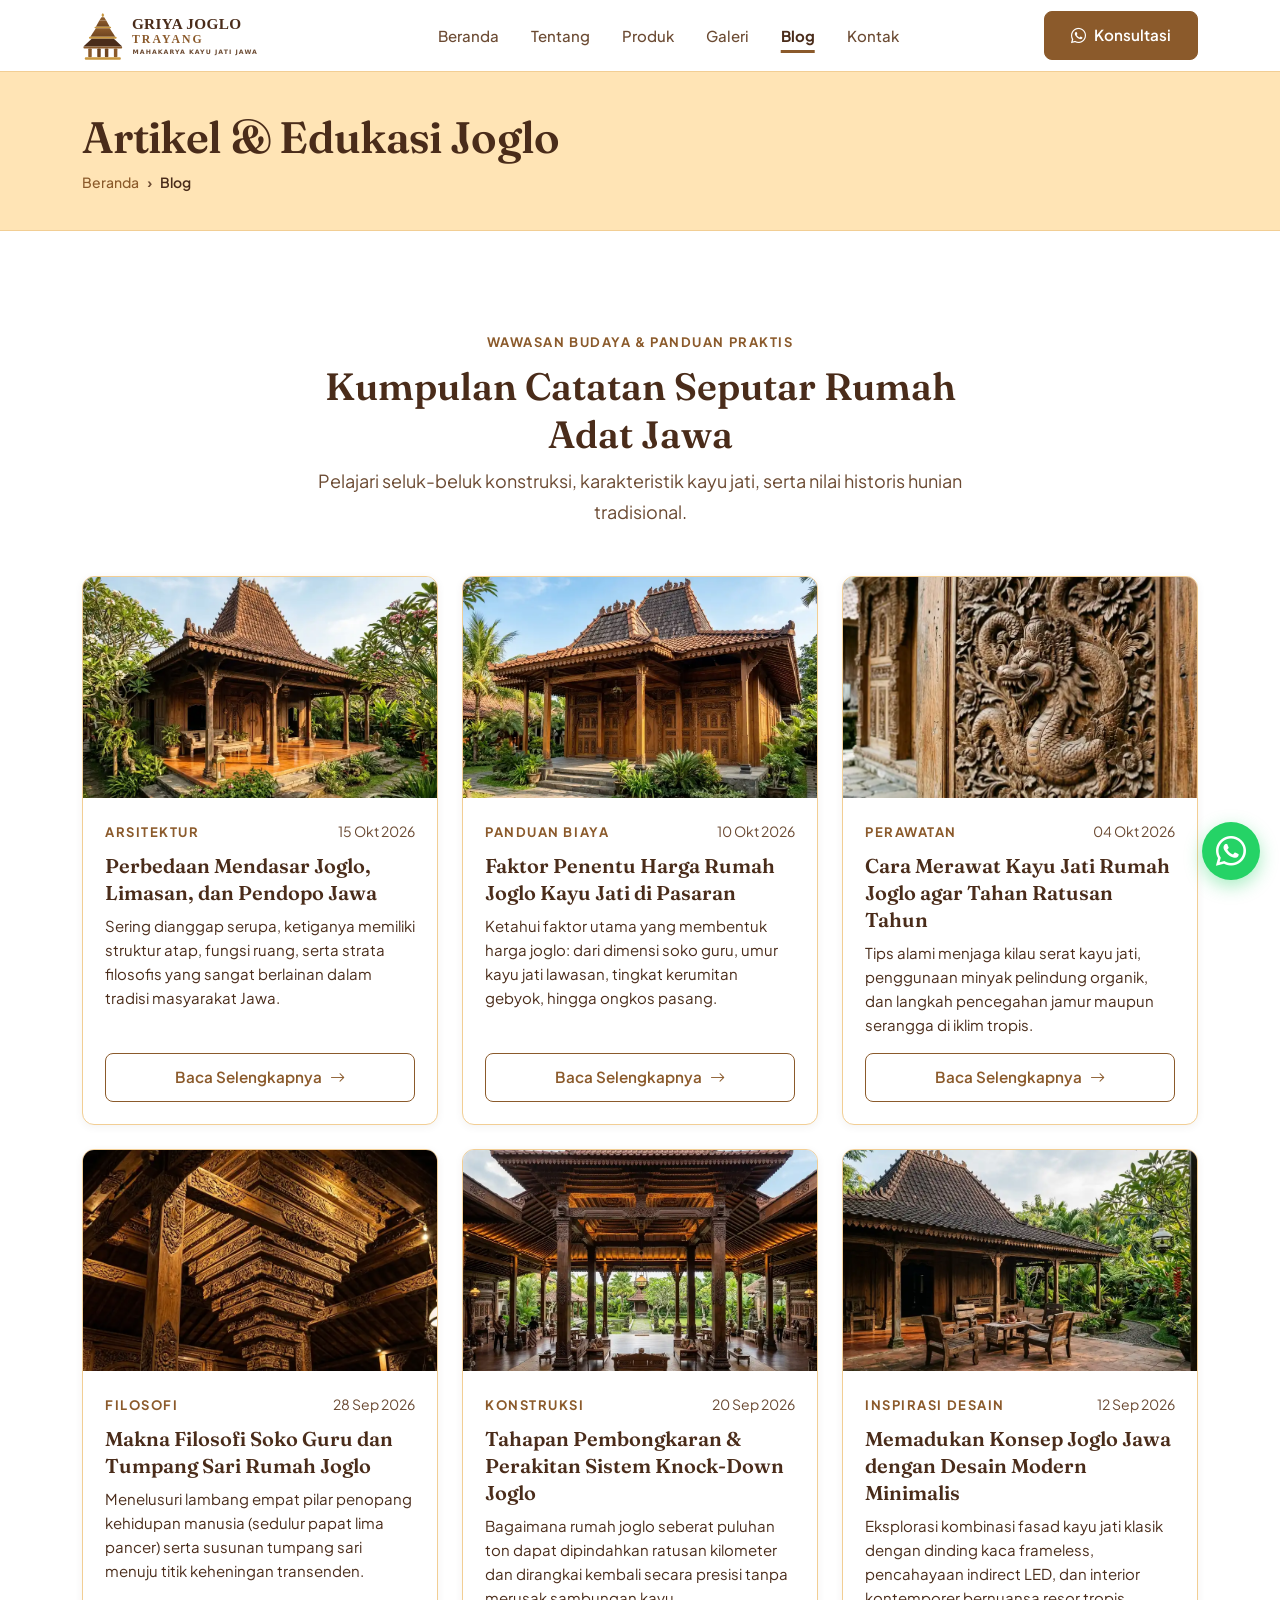
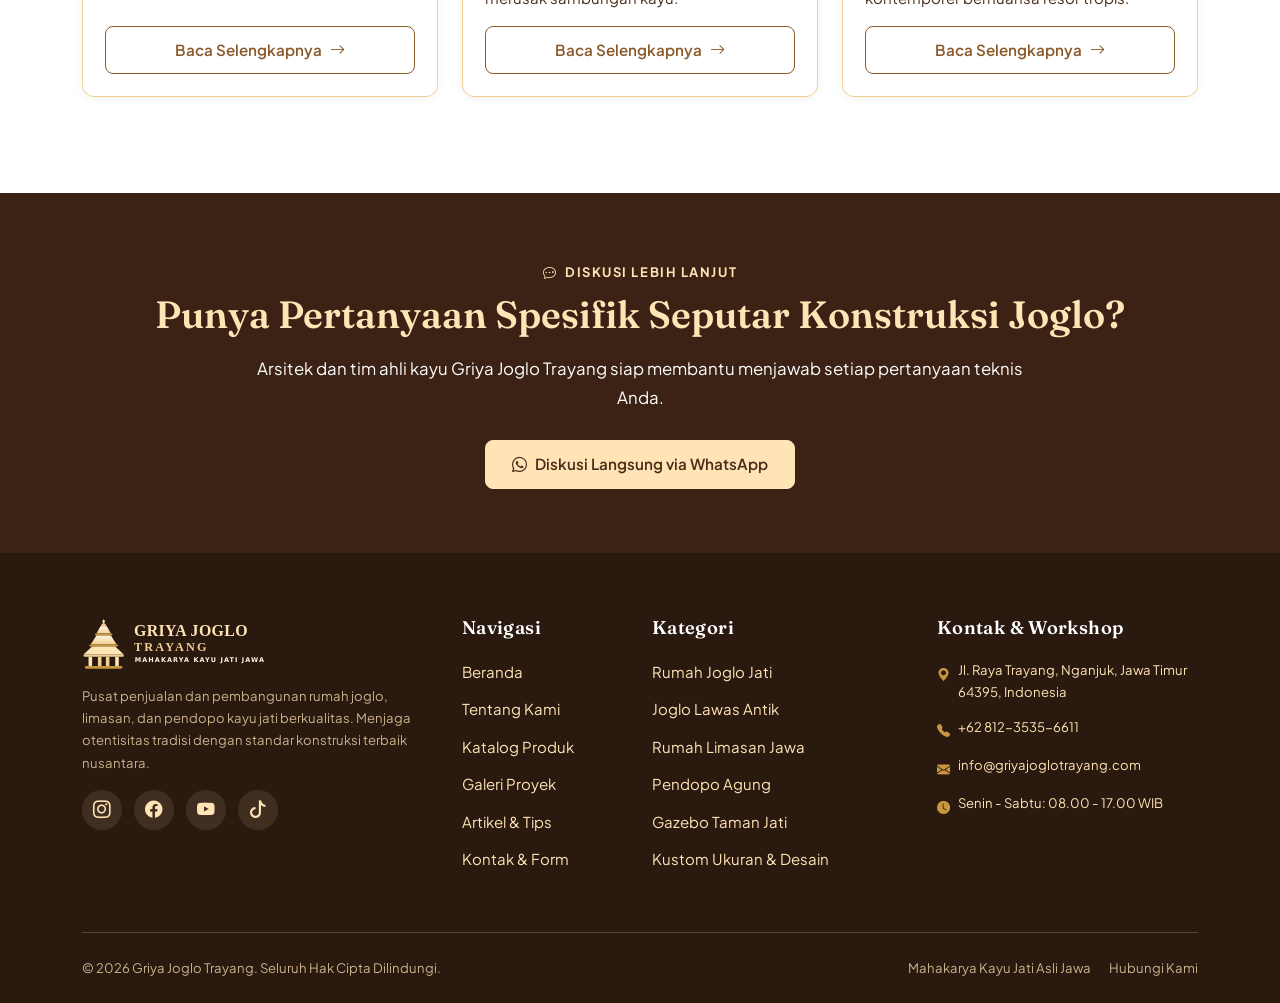
<file: blog.html>
<!DOCTYPE html>
<html lang="id">
<head>
  <meta charset="UTF-8">
  <meta name="viewport" content="width=device-width, initial-scale=1.0">
  <title>Blog & Wawasan Arsitektur Rumah Joglo — Griya Joglo Trayang</title>
  <meta name="description" content="Kumpulan artikel edukatif, panduan estimasi biaya, filosofi budaya tumpang sari, serta tips perawatan kayu jati rumah joglo dan limasan dari para ahli.">
  <link rel="canonical" href="https://griyajoglotrayang.com/blog.html">

  <!-- Open Graph -->
  <meta property="og:type" content="website">
  <meta property="og:url" content="https://griyajoglotrayang.com/blog.html">
  <meta property="og:title" content="Blog & Edukasi Rumah Joglo Jawa — Griya Joglo Trayang">
  <meta property="og:description" content="Pelajari perbedaan joglo vs limasan, filosofi soko guru, panduan harga, dan cara merawat kayu jati klasik.">
  <meta property="og:image" content="assets/img/hero.webp">

  <!-- Google Fonts -->
  <link rel="preconnect" href="https://fonts.googleapis.com">
  <link rel="preconnect" href="https://fonts.gstatic.com" crossorigin>
  <link href="https://fonts.googleapis.com/css2?family=Fraunces:opsz,wght@9..144,600&family=Plus+Jakarta+Sans:wght@400;500;600;700&display=swap" rel="stylesheet">

  <!-- Bootstrap 5.3 CSS & Icons -->
  <link href="https://cdn.jsdelivr.net/npm/bootstrap@5.3.3/dist/css/bootstrap.min.css" rel="stylesheet" integrity="sha384-QWTKZyjpPEjISv5WaRU9OFeRpok6YctnYmDr5pNlyT2bRjXh0JMhjY6hW+ALEwIH" crossorigin="anonymous">
  <link rel="stylesheet" href="https://cdn.jsdelivr.net/npm/bootstrap-icons@1.11.3/font/bootstrap-icons.min.css">

  <!-- Custom Stylesheet -->
  <link rel="stylesheet" href="assets/css/style.css">

  <!-- Structured Data JSON-LD -->
  <script type="application/ld+json">
  {
    "@context": "https://schema.org",
    "@type": "BreadcrumbList",
    "itemListElement": [
      {
        "@type": "ListItem",
        "position": 1,
        "name": "Beranda",
        "item": "https://griyajoglotrayang.com/"
      },
      {
        "@type": "ListItem",
        "position": 2,
        "name": "Blog & Artikel",
        "item": "https://griyajoglotrayang.com/blog.html"
      }
    ]
  }
  </script>
  <!-- Favicon & App Icons -->
  <link rel="icon" type="image/svg+xml" href="assets/img/favicon.svg">
  <link rel="icon" type="image/png" sizes="32x32" href="assets/img/favicon-32x32.png">
  <link rel="icon" type="image/png" sizes="16x16" href="assets/img/favicon-16x16.png">
  <link rel="apple-touch-icon" sizes="180x180" href="assets/img/apple-touch-icon.png">
  <link rel="shortcut icon" href="favicon.ico">

</head>
<body>

  <!-- 1. Header / Navbar -->
  <header>
    <nav class="navbar navbar-expand-lg gjt-navbar sticky-top" aria-label="Navigasi Utama">
      <div class="container">
        <a class="navbar-brand d-flex align-items-center" href="index.html" aria-label="Griya Joglo Trayang Beranda">
          <img src="assets/img/logo-light.svg" alt="Logo Griya Joglo Trayang" width="220" height="55">
        </a>
        <button class="navbar-toggler" type="button" data-bs-toggle="collapse" data-bs-target="#navbarMain" aria-controls="navbarMain" aria-expanded="false" aria-label="Buka navigasi menu">
          <i class="bi bi-list fs-2 text-ink"></i>
        </button>

        <div class="collapse navbar-collapse" id="navbarMain">
          <ul class="navbar-nav mx-auto mb-2 mb-lg-0">
            <li class="nav-item">
              <a class="nav-link" href="index.html">Beranda</a>
            </li>
            <li class="nav-item">
              <a class="nav-link" href="tentang.html">Tentang</a>
            </li>
            <li class="nav-item">
              <a class="nav-link" href="produk.html">Produk</a>
            </li>
            <li class="nav-item">
              <a class="nav-link" href="galeri.html">Galeri</a>
            </li>
            <li class="nav-item">
              <a class="nav-link active" aria-current="page" href="blog.html">Blog</a>
            </li>
            <li class="nav-item">
              <a class="nav-link" href="kontak.html">Kontak</a>
            </li>
          </ul>
          <div class="d-flex align-items-center mt-3 mt-lg-0">
            <a href="https://wa.me/6281235356611?text=Halo%20Griya%20Joglo%20Trayang,%20saya%20ingin%20berkonsultasi." target="_blank" rel="noopener noreferrer" class="btn btn-primary w-100 w-lg-auto" aria-label="Konsultasi via WhatsApp">
              <i class="bi bi-whatsapp"></i> Konsultasi
            </a>
          </div>
        </div>
      </div>
    </nav>
  </header>

  <main>
    <!-- 2. Breadcrumb Band (Moccasin) -->
    <section class="breadcrumb-band" aria-label="Breadcrumb dan Judul Halaman">
      <div class="container">
        <h1 class="text-ink">Artikel & Edukasi Joglo</h1>
        <nav aria-label="Breadcrumb">
          <ol class="breadcrumb gjt-breadcrumb">
            <li class="breadcrumb-item"><a href="index.html">Beranda</a></li>
            <li class="breadcrumb-item active" aria-current="page">Blog</li>
          </ol>
        </nav>
      </div>
    </section>

    <!-- 3. Section Blog List (Putih) -->
    <section class="section-padding bg-white" aria-labelledby="heading-artikel">
      <div class="container">
        <div class="section-header text-center mx-auto" style="max-width: 680px;">
          <span class="eyebrow">Wawasan Budaya & Panduan Praktis</span>
          <h2 id="heading-artikel" class="mb-2">Kumpulan Catatan Seputar Rumah Adat Jawa</h2>
          <p class="lead-text">Pelajari seluk-beluk konstruksi, karakteristik kayu jati, serta nilai historis hunian tradisional.</p>
        </div>

        <div class="row g-4">
          <!-- Artikel 1 -->
          <div class="col-md-6 col-lg-4 reveal">
            <article class="gjt-card">
              <div class="card-img-wrap aspect-16-10">
                <img src="assets/img/hero.webp" alt="Perbedaan Rumah Joglo, Limasan, dan Pendopo Jawa" width="600" height="375" loading="lazy">
              </div>
              <div class="card-body-custom">
                <div class="d-flex justify-content-between align-items-center mb-2">
                  <span class="eyebrow mb-0">Arsitektur</span>
                  <span class="small text-ink-muted">15 Okt 2026</span>
                </div>
                <h3 class="fs-5 mb-2">Perbedaan Mendasar Joglo, Limasan, dan Pendopo Jawa</h3>
                <p class="product-desc mb-3">
                  Sering dianggap serupa, ketiganya memiliki struktur atap, fungsi ruang, serta strata filosofis yang sangat berlainan dalam tradisi masyarakat Jawa.
                </p>
                <button type="button" class="btn btn-outline-brand btn-sm mt-auto w-100" data-bs-toggle="modal" data-bs-target="#articleModal1">
                  Baca Selengkapnya <i class="bi bi-arrow-right"></i>
                </button>
              </div>
            </article>
          </div>

          <!-- Artikel 2 -->
          <div class="col-md-6 col-lg-4 reveal">
            <article class="gjt-card">
              <div class="card-img-wrap aspect-16-10">
                <img src="assets/img/joglo-kudus.webp" alt="Panduan Harga dan Estimasi Biaya Rumah Joglo Kayu Jati" width="600" height="375" loading="lazy">
              </div>
              <div class="card-body-custom">
                <div class="d-flex justify-content-between align-items-center mb-2">
                  <span class="eyebrow mb-0">Panduan Biaya</span>
                  <span class="small text-ink-muted">10 Okt 2026</span>
                </div>
                <h3 class="fs-5 mb-2">Faktor Penentu Harga Rumah Joglo Kayu Jati di Pasaran</h3>
                <p class="product-desc mb-3">
                  Ketahui faktor utama yang membentuk harga joglo: dari dimensi soko guru, umur kayu jati lawasan, tingkat kerumitan gebyok, hingga ongkos pasang.
                </p>
                <button type="button" class="btn btn-outline-brand btn-sm mt-auto w-100" data-bs-toggle="modal" data-bs-target="#articleModal2">
                  Baca Selengkapnya <i class="bi bi-arrow-right"></i>
                </button>
              </div>
            </article>
          </div>

          <!-- Artikel 3 -->
          <div class="col-md-6 col-lg-4 reveal">
            <article class="gjt-card">
              <div class="card-img-wrap aspect-16-10">
                <img src="assets/img/gebyok-ukir.webp" alt="Cara Merawat Kayu Jati Tua agar Bebas Rayap" width="600" height="375" loading="lazy">
              </div>
              <div class="card-body-custom">
                <div class="d-flex justify-content-between align-items-center mb-2">
                  <span class="eyebrow mb-0">Perawatan</span>
                  <span class="small text-ink-muted">04 Okt 2026</span>
                </div>
                <h3 class="fs-5 mb-2">Cara Merawat Kayu Jati Rumah Joglo agar Tahan Ratusan Tahun</h3>
                <p class="product-desc mb-3">
                  Tips alami menjaga kilau serat kayu jati, penggunaan minyak pelindung organik, dan langkah pencegahan jamur maupun serangga di iklim tropis.
                </p>
                <button type="button" class="btn btn-outline-brand btn-sm mt-auto w-100" data-bs-toggle="modal" data-bs-target="#articleModal3">
                  Baca Selengkapnya <i class="bi bi-arrow-right"></i>
                </button>
              </div>
            </article>
          </div>

          <!-- Artikel 4 -->
          <div class="col-md-6 col-lg-4 reveal">
            <article class="gjt-card">
              <div class="card-img-wrap aspect-16-10">
                <img src="assets/img/tumpang-sari.webp" alt="Filosofi Soko Guru dan Tumpang Sari Joglo" width="600" height="375" loading="lazy">
              </div>
              <div class="card-body-custom">
                <div class="d-flex justify-content-between align-items-center mb-2">
                  <span class="eyebrow mb-0">Filosofi</span>
                  <span class="small text-ink-muted">28 Sep 2026</span>
                </div>
                <h3 class="fs-5 mb-2">Makna Filosofi Soko Guru dan Tumpang Sari Rumah Joglo</h3>
                <p class="product-desc mb-3">
                  Menelusuri lambang empat pilar penopang kehidupan manusia (sedulur papat lima pancer) serta susunan tumpang sari menuju titik keheningan transenden.
                </p>
                <button type="button" class="btn btn-outline-brand btn-sm mt-auto w-100" data-bs-toggle="modal" data-bs-target="#articleModal4">
                  Baca Selengkapnya <i class="bi bi-arrow-right"></i>
                </button>
              </div>
            </article>
          </div>

          <!-- Artikel 5 -->
          <div class="col-md-6 col-lg-4 reveal">
            <article class="gjt-card">
              <div class="card-img-wrap aspect-16-10">
                <img src="assets/img/joglo-pendopo.webp" alt="Proses Bongkar Pasang Knock Down Rumah Joglo" width="600" height="375" loading="lazy">
              </div>
              <div class="card-body-custom">
                <div class="d-flex justify-content-between align-items-center mb-2">
                  <span class="eyebrow mb-0">Konstruksi</span>
                  <span class="small text-ink-muted">20 Sep 2026</span>
                </div>
                <h3 class="fs-5 mb-2">Tahapan Pembongkaran & Perakitan Sistem Knock-Down Joglo</h3>
                <p class="product-desc mb-3">
                  Bagaimana rumah joglo seberat puluhan ton dapat dipindahkan ratusan kilometer dan dirangkai kembali secara presisi tanpa merusak sambungan kayu.
                </p>
                <button type="button" class="btn btn-outline-brand btn-sm mt-auto w-100" data-bs-toggle="modal" data-bs-target="#articleModal5">
                  Baca Selengkapnya <i class="bi bi-arrow-right"></i>
                </button>
              </div>
            </article>
          </div>

          <!-- Artikel 6 -->
          <div class="col-md-6 col-lg-4 reveal">
            <article class="gjt-card">
              <div class="card-img-wrap aspect-16-10">
                <img src="assets/img/rumah-limasan.webp" alt="Inspirasi Desain Joglo Modern Kekinian" width="600" height="375" loading="lazy">
              </div>
              <div class="card-body-custom">
                <div class="d-flex justify-content-between align-items-center mb-2">
                  <span class="eyebrow mb-0">Inspirasi Desain</span>
                  <span class="small text-ink-muted">12 Sep 2026</span>
                </div>
                <h3 class="fs-5 mb-2">Memadukan Konsep Joglo Jawa dengan Desain Modern Minimalis</h3>
                <p class="product-desc mb-3">
                  Eksplorasi kombinasi fasad kayu jati klasik dengan dinding kaca frameless, pencahayaan indirect LED, dan interior kontemporer bernuansa resor tropis.
                </p>
                <button type="button" class="btn btn-outline-brand btn-sm mt-auto w-100" data-bs-toggle="modal" data-bs-target="#articleModal6">
                  Baca Selengkapnya <i class="bi bi-arrow-right"></i>
                </button>
              </div>
            </article>
          </div>
        </div>
      </div>
    </section>

    <!-- 4. CTA Band (Bark) -->
    <section class="cta-band" aria-label="Ajakan Konsultasi">
      <div class="container position-relative reveal">
        <span class="eyebrow eyebrow-moccasin mb-2"><i class="bi bi-chat-dots me-1"></i> Diskusi Lebih Lanjut</span>
        <h2 class="mb-3">Punya Pertanyaan Spesifik Seputar Konstruksi Joglo?</h2>
        <p>Arsitek dan tim ahli kayu Griya Joglo Trayang siap membantu menjawab setiap pertanyaan teknis Anda.</p>
        <a href="https://wa.me/6281235356611?text=Halo%20Griya%20Joglo%20Trayang,%20saya%20membaca%20artikel%20di%20website%20dan%20ingin%20berkonsultasi." target="_blank" rel="noopener noreferrer" class="btn btn-moccasin btn-lg" aria-label="Diskusi via WhatsApp">
          <i class="bi bi-whatsapp"></i> Diskusi Langsung via WhatsApp
        </a>
      </div>
    </section>
  </main>

  <!-- Modal Artikel 1 -->
  <div class="modal fade" id="articleModal1" tabindex="-1" aria-labelledby="modalLabel1" aria-hidden="true">
    <div class="modal-dialog modal-dialog-centered modal-lg modal-dialog-scrollable">
      <div class="modal-content">
        <div class="modal-header bg-moccasin border-bottom">
          <h5 class="modal-title font-serif text-ink" id="modalLabel1">Perbedaan Mendasar Joglo, Limasan, dan Pendopo Jawa</h5>
          <button type="button" class="btn-close" data-bs-dismiss="modal" aria-label="Tutup"></button>
        </div>
        <div class="modal-body p-4 text-ink">
          <img src="assets/img/hero.webp" class="img-fluid rounded-3 mb-3 w-100" alt="Rumah Joglo dan Limasan">
          <p>Dalam khazanah arsitektur tradisional Jawa, rumah tinggal tidak sekadar memiliki bentuk atap yang beragam, melainkan mencerminkan hirarki fungsi dan status sosial masyarakat pada masanya.</p>
          <h4 class="font-serif mt-3 mb-2">1. Rumah Joglo</h4>
          <p>Ciri khas utama Joglo terletak pada bagian atap tengahnya yang menjulang tinggi tajam (disebut <em>Tajuk</em> atau <em>Brunjung</em>) yang ditopang oleh empat tiang utama di bagian tengah, yaitu <em>Soko Guru</em>. Di atas soko guru tersusun balok bertingkat yang disebut <em>Tumpang Sari</em>. Joglo dahulu merupakan kediaman bangsawan atau tokoh terhormat.</p>
          <h4 class="font-serif mt-3 mb-2">2. Rumah Limasan</h4>
          <p>Rumah Limasan memiliki denah dasar persegi panjang dengan atap berbentuk trapesium atau limas. Tidak memiliki soko guru terpusat seperti joglo, melainkan deretan tiang yang merata. Bentuk atap yang memanjang ini sangat ideal untuk penataan kamar tidur keluarga modern yang membutuhkan privasi tinggi.</p>
          <h4 class="font-serif mt-3 mb-2">3. Pendopo</h4>
          <p>Pendopo secara struktural mengadopsi konstruksi joglo atau limasan, namun berkonsep terbuka tanpa dinding penutup di keempat sisinya. Pendopo berfungsi sebagai ruang publik serbaguna: menerima tamu agung, musyawarah desa, pertunjukan wayang, maupun lobi utama peristirahatan.</p>
        </div>
        <div class="modal-footer bg-moccasin-soft">
          <button type="button" class="btn btn-outline-brand" data-bs-dismiss="modal">Tutup Artikel</button>
          <a href="https://wa.me/6281235356611?text=Halo%20Griya%20Joglo%20Trayang,%20saya%20ingin%20konsultasi%20mengenai%20joglo%20dan%20limasan." target="_blank" rel="noopener noreferrer" class="btn btn-primary">
            <i class="bi bi-whatsapp"></i> Konsultasi Pemilihan Tipe
          </a>
        </div>
      </div>
    </div>
  </div>

  <!-- Modal Artikel 2 -->
  <div class="modal fade" id="articleModal2" tabindex="-1" aria-labelledby="modalLabel2" aria-hidden="true">
    <div class="modal-dialog modal-dialog-centered modal-lg modal-dialog-scrollable">
      <div class="modal-content">
        <div class="modal-header bg-moccasin border-bottom">
          <h5 class="modal-title font-serif text-ink" id="modalLabel2">Faktor Penentu Harga Rumah Joglo Kayu Jati di Pasaran</h5>
          <button type="button" class="btn-close" data-bs-dismiss="modal" aria-label="Tutup"></button>
        </div>
        <div class="modal-body p-4 text-ink">
          <img src="assets/img/joglo-kudus.webp" class="img-fluid rounded-3 mb-3 w-100" alt="Detail Ukir Kudus">
          <p>Banyak calon pembeli menanyakan rentang harga rumah joglo yang bervariasi luas. Berikut faktor utama yang menentukannya:</p>
          <ul>
            <li><strong>Ukuran Soko Guru:</strong> Semakin besar penampang tiang kayu jati (misal 18 cm vs 25 cm solid tanpa sambungan), semakin tinggi nilainya karena kelangkaan kayu jati tua berdiameter besar.</li>
            <li><strong>Asal & Umur Kayu:</strong> Kayu jati lawasan asli (bekas rumah tua berumur puluhan tahun) memiliki nilai historis dan stabilitas serat yang tinggi, sedangkan kayu jati baru Perhutani TPK bersertifikat juga memiliki grade mutu A/B yang jelas.</li>
            <li><strong>Tingkat Kepadatan Ukiran Gebyok:</strong> Gebyok ukir tiga dimensi dengan motif tembus (kerawang) khas Jepara atau Kudus memerlukan pengerjaan manual berbulan-bulan oleh pemahat kawakan.</li>
            <li><strong>Kelengkapan Layanan:</strong> Paket pengerjaan yang sudah mencakup pondasi umpak batu alam, perakitan tim ahli di lokasi, genteng kripik tradisional, dan finishing politur berkualitas.</li>
          </ul>
        </div>
        <div class="modal-footer bg-moccasin-soft">
          <button type="button" class="btn btn-outline-brand" data-bs-dismiss="modal">Tutup Artikel</button>
          <a href="https://wa.me/6281235356611?text=Halo%20Griya%20Joglo%20Trayang,%20saya%20ingin%20minta%20estimasi%20RAB%20joglo." target="_blank" rel="noopener noreferrer" class="btn btn-primary">
            <i class="bi bi-whatsapp"></i> Minta Rincian Biaya
          </a>
        </div>
      </div>
    </div>
  </div>

  <!-- Modal Artikel 3 -->
  <div class="modal fade" id="articleModal3" tabindex="-1" aria-labelledby="modalLabel3" aria-hidden="true">
    <div class="modal-dialog modal-dialog-centered modal-lg modal-dialog-scrollable">
      <div class="modal-content">
        <div class="modal-header bg-moccasin border-bottom">
          <h5 class="modal-title font-serif text-ink" id="modalLabel3">Cara Merawat Kayu Jati Rumah Joglo agar Tahan Ratusan Tahun</h5>
          <button type="button" class="btn-close" data-bs-dismiss="modal" aria-label="Tutup"></button>
        </div>
        <div class="modal-body p-4 text-ink">
          <img src="assets/img/gebyok-ukir.webp" class="img-fluid rounded-3 mb-3 w-100" alt="Perawatan Kayu Jati">
          <p>Kayu jati (<em>Tectona grandis</em>) secara alami menghasilkan minyak esensial yang membuat seratnya ditakuti rayap dan serangga bubuk kayu. Namun, perawatan berkala tetap penting:</p>
          <ol>
            <li><strong>Pembersihan Rutin dari Debu:</strong> Gunakan kuas lembut pada celah ukiran gebyok dan tumpang sari untuk mencegah penumpukan kotoran yang dapat mengikat kelembapan.</li>
            <li><strong>Pengaplikasian Minyak Alami:</strong> Oleskan minyak jati (teak oil) atau minyak kemiri secara tipis setiap 1-2 tahun sekali pada bagian kayu ekspos untuk mengembalikan kilau hangat alami kayu.</li>
            <li><strong>Ventilasi yang Baik:</strong> Pastikan sirkulasi udara di bawah plafon dan atap mengalir lancar, sehingga udara lembap tidak mengendap di balik balok kayu.</li>
            <li><strong>Pemeriksaan Tumpuan Umpak:</strong> Pastikan tiang soko guru bertumpu pada umpak batu alam yang kering dan terlindung dari genangan air hujan langsung.</li>
          </ol>
        </div>
        <div class="modal-footer bg-moccasin-soft">
          <button type="button" class="btn btn-outline-brand" data-bs-dismiss="modal">Tutup Artikel</button>
          <a href="https://wa.me/6281235356611?text=Halo%20Griya%20Joglo%20Trayang,%20saya%20ingin%20tanya%20tips%20finishing%20joglo." target="_blank" rel="noopener noreferrer" class="btn btn-primary">
            <i class="bi bi-whatsapp"></i> Konsultasi Finishing
          </a>
        </div>
      </div>
    </div>
  </div>

  <!-- Modal Artikel 4 -->
  <div class="modal fade" id="articleModal4" tabindex="-1" aria-labelledby="modalLabel4" aria-hidden="true">
    <div class="modal-dialog modal-dialog-centered modal-lg modal-dialog-scrollable">
      <div class="modal-content">
        <div class="modal-header bg-moccasin border-bottom">
          <h5 class="modal-title font-serif text-ink" id="modalLabel4">Makna Filosofi Soko Guru dan Tumpang Sari Rumah Joglo</h5>
          <button type="button" class="btn-close" data-bs-dismiss="modal" aria-label="Tutup"></button>
        </div>
        <div class="modal-body p-4 text-ink">
          <img src="assets/img/tumpang-sari.webp" class="img-fluid rounded-3 mb-3 w-100" alt="Tumpang Sari">
          <p>Dalam pandangan kosmologi Jawa, rumah adat joglo adalah replika mikrokosmos semesta.</p>
          <p><strong>Soko Guru (Empat Tiang Utama):</strong> Melambangkan empat arah mata angin serta konsep spiritual <em>sedulur papat lima pancer</em>—empat nafsu/elemen manusia yang harus diarahkan pada pusat kesadaran batin yang luhur.</p>
          <p><strong>Tumpang Sari:</strong> Balok kayu bertingkat yang mengerucut ke atas menuju pusat langit-langit melambangkan tingkatan perjalanan spiritual manusia menuju Sang Pencipta. Semakin banyak tingkatan tumpang sari (misal 5, 7, atau 9 tingkat), semakin tinggi makna filosofis dan kehormatan bangunan tersebut.</p>
        </div>
        <div class="modal-footer bg-moccasin-soft">
          <button type="button" class="btn btn-outline-brand" data-bs-dismiss="modal">Tutup Artikel</button>
          <a href="https://wa.me/6281235356611?text=Halo%20Griya%20Joglo%20Trayang,%20saya%20ingin%20tahu%20lebih%20banyak%20tentang%20filosofi%20joglo." target="_blank" rel="noopener noreferrer" class="btn btn-primary">
            <i class="bi bi-whatsapp"></i> Diskusi Arsitektur
          </a>
        </div>
      </div>
    </div>
  </div>

  <!-- Modal Artikel 5 -->
  <div class="modal fade" id="articleModal5" tabindex="-1" aria-labelledby="modalLabel5" aria-hidden="true">
    <div class="modal-dialog modal-dialog-centered modal-lg modal-dialog-scrollable">
      <div class="modal-content">
        <div class="modal-header bg-moccasin border-bottom">
          <h5 class="modal-title font-serif text-ink" id="modalLabel5">Tahapan Pembongkaran & Perakitan Sistem Knock-Down Joglo</h5>
          <button type="button" class="btn-close" data-bs-dismiss="modal" aria-label="Tutup"></button>
        </div>
        <div class="modal-body p-4 text-ink">
          <img src="assets/img/joglo-pendopo.webp" class="img-fluid rounded-3 mb-3 w-100" alt="Bongkar Pasang Joglo">
          <p>Keajaiban konstruksi kayu Nusantara ada pada sistem sambungan pasak tanpa paku besi:</p>
          <p>1. <strong>Pencatatan & Sandi Nomor:</strong> Sebelum dibongkar, seluruh balok, blandar, pengeret, dan usuk diberi ukiran kode sandi nomor urut tradisional.</p>
          <p>2. <strong>Pembongkaran Teratur:</strong> Dimulai dari penutup atap, reng, usuk, tumpang sari, hingga tiang soko guru secara hati-hati agar serat kayu tidak retak.</p>
          <p>3. <strong>Pembersihan & Treatment:</strong> Di workshop, kayu dibersihkan dari debu puluhan tahun, dilakukan perbaikan parsial jika ada sambungan longgar, dan dilapisi anti hama.</p>
          <p>4. <strong>Perakitan Kembali di Lokasi:</strong> Tim ahli mendirikan umpak, menaikkan soko guru, mengunci pasak kayu, dan merangkai kembali joglo dalam waktu beberapa minggu saja.</p>
        </div>
        <div class="modal-footer bg-moccasin-soft">
          <button type="button" class="btn btn-outline-brand" data-bs-dismiss="modal">Tutup Artikel</button>
          <a href="https://wa.me/6281235356611?text=Halo%20Griya%20Joglo%20Trayang,%20saya%20ingin%20konsultasi%20layanan%20bongkar%20pasang." target="_blank" rel="noopener noreferrer" class="btn btn-primary">
            <i class="bi bi-whatsapp"></i> Konsultasi Bongkar Pasang
          </a>
        </div>
      </div>
    </div>
  </div>

  <!-- Modal Artikel 6 -->
  <div class="modal fade" id="articleModal6" tabindex="-1" aria-labelledby="modalLabel6" aria-hidden="true">
    <div class="modal-dialog modal-dialog-centered modal-lg modal-dialog-scrollable">
      <div class="modal-content">
        <div class="modal-header bg-moccasin border-bottom">
          <h5 class="modal-title font-serif text-ink" id="modalLabel6">Memadukan Konsep Joglo Jawa dengan Desain Modern Minimalis</h5>
          <button type="button" class="btn-close" data-bs-dismiss="modal" aria-label="Tutup"></button>
        </div>
        <div class="modal-body p-4 text-ink">
          <img src="assets/img/rumah-limasan.webp" class="img-fluid rounded-3 mb-3 w-100" alt="Joglo Modern">
          <p>Tren arsitektur kontemporer semakin melirik joglo sebagai elemen vokal (statement piece) hunian modern:</p>
          <p><strong>Dinding Kaca & Cahaya Alami:</strong> Mengganti sebagian dinding gebyok tertutup dengan kaca geser besar tanpa kusen (frameless) membuat ruang terasa luas dan pemandangan taman luar menyatu dengan kemegahan tiang jati interior.</p>
          <p><strong>Pencahayaan Hidden LED:</strong> Menempatkan lampu LED warm white tersembunyi di balik susunan tumpang sari menonjolkan tekstur pahatan kayu di malam hari dengan sentuhan luxury layaknya resort bintang lima.</p>
        </div>
        <div class="modal-footer bg-moccasin-soft">
          <button type="button" class="btn btn-outline-brand" data-bs-dismiss="modal">Tutup Artikel</button>
          <a href="https://wa.me/6281235356611?text=Halo%20Griya%20Joglo%20Trayang,%20saya%20ingin%20konsultasi%20desain%20joglo%20modern." target="_blank" rel="noopener noreferrer" class="btn btn-primary">
            <i class="bi bi-whatsapp"></i> Konsultasi Joglo Modern
          </a>
        </div>
      </div>
    </div>
  </div>

  <!-- 5. Footer -->
  <footer class="site-footer" aria-label="Footer Website">
    <div class="container">
      <div class="row g-4">
        <div class="col-lg-4 col-md-6">
          <img src="assets/img/logo-dark.svg" alt="Logo Griya Joglo Trayang" width="220" height="55" class="mb-3">
          <p class="small text-moccasin opacity-75 mb-3">
            Pusat penjualan dan pembangunan rumah joglo, limasan, dan pendopo kayu jati berkualitas. Menjaga otentisitas tradisi dengan standar konstruksi terbaik nusantara.
          </p>
          <div class="social-icons">
            <a href="https://instagram.com" target="_blank" rel="noopener noreferrer" class="social-link" aria-label="Instagram"><i class="bi bi-instagram"></i></a>
            <a href="https://facebook.com" target="_blank" rel="noopener noreferrer" class="social-link" aria-label="Facebook"><i class="bi bi-facebook"></i></a>
            <a href="https://youtube.com" target="_blank" rel="noopener noreferrer" class="social-link" aria-label="YouTube"><i class="bi bi-youtube"></i></a>
            <a href="https://tiktok.com" target="_blank" rel="noopener noreferrer" class="social-link" aria-label="TikTok"><i class="bi bi-tiktok"></i></a>
          </div>
        </div>

        <div class="col-lg-2 col-md-6 col-6">
          <h4 class="footer-title">Navigasi</h4>
          <ul class="footer-nav">
            <li><a href="index.html">Beranda</a></li>
            <li><a href="tentang.html">Tentang Kami</a></li>
            <li><a href="produk.html">Katalog Produk</a></li>
            <li><a href="galeri.html">Galeri Proyek</a></li>
            <li><a href="blog.html">Artikel & Tips</a></li>
            <li><a href="kontak.html">Kontak & Form</a></li>
          </ul>
        </div>

        <div class="col-lg-3 col-md-6 col-6">
          <h4 class="footer-title">Kategori</h4>
          <ul class="footer-nav">
            <li><a href="produk.html">Rumah Joglo Jati</a></li>
            <li><a href="produk.html">Joglo Lawas Antik</a></li>
            <li><a href="produk.html">Rumah Limasan Jawa</a></li>
            <li><a href="produk.html">Pendopo Agung</a></li>
            <li><a href="produk.html">Gazebo Taman Jati</a></li>
            <li><a href="produk.html">Kustom Ukuran & Desain</a></li>
          </ul>
        </div>

        <div class="col-lg-3 col-md-6">
          <h4 class="footer-title">Kontak & Workshop</h4>
          <ul class="footer-nav text-moccasin opacity-90 small">
            <li class="d-flex gap-2">
              <i class="bi bi-geo-alt-fill text-gold mt-1"></i>
              <span>Jl. Raya Trayang, Nganjuk, Jawa Timur 64395, Indonesia</span>
            </li>
            <li class="d-flex gap-2">
              <i class="bi bi-telephone-fill text-gold mt-1"></i>
              <span>+62 812-3535-6611</span>
            </li>
            <li class="d-flex gap-2">
              <i class="bi bi-envelope-fill text-gold mt-1"></i>
              <span>info@griyajoglotrayang.com</span>
            </li>
            <li class="d-flex gap-2">
              <i class="bi bi-clock-fill text-gold mt-1"></i>
              <span>Senin - Sabtu: 08.00 - 17.00 WIB</span>
            </li>
          </ul>
        </div>
      </div>

      <div class="footer-divider"></div>

      <div class="d-flex flex-column flex-md-row justify-content-between align-items-center small opacity-75">
        <div>&copy; 2026 Griya Joglo Trayang. Seluruh Hak Cipta Dilindungi.</div>
        <div class="mt-2 mt-md-0">
          <span class="me-3">Mahakarya Kayu Jati Asli Jawa</span>
          <a href="kontak.html">Hubungi Kami</a>
        </div>
      </div>
    </div>
  </footer>

  <!-- Floating WhatsApp Action Button -->
  <a href="https://wa.me/6281235356611?text=Halo%20Griya%20Joglo%20Trayang,%20saya%20ingin%20konsultasi%20pemesanan%20rumah%20joglo." target="_blank" rel="noopener noreferrer" class="floating-wa-btn" aria-label="Chat via WhatsApp">
    <i class="bi bi-whatsapp"></i>
  </a>

  <!-- Bootstrap JS Bundle -->
  <script src="https://cdn.jsdelivr.net/npm/bootstrap@5.3.3/dist/js/bootstrap.bundle.min.js" integrity="sha384-YvpcrYf0tY3lHB60NNkmXc5s9fDVZLESaAA55NDzOxhy9GkcIdslK1eN7N6jIeHz" crossorigin="anonymous"></script>
  <!-- Main Script -->
  <script src="assets/js/main.js"></script>
</body>
</html>
</file>
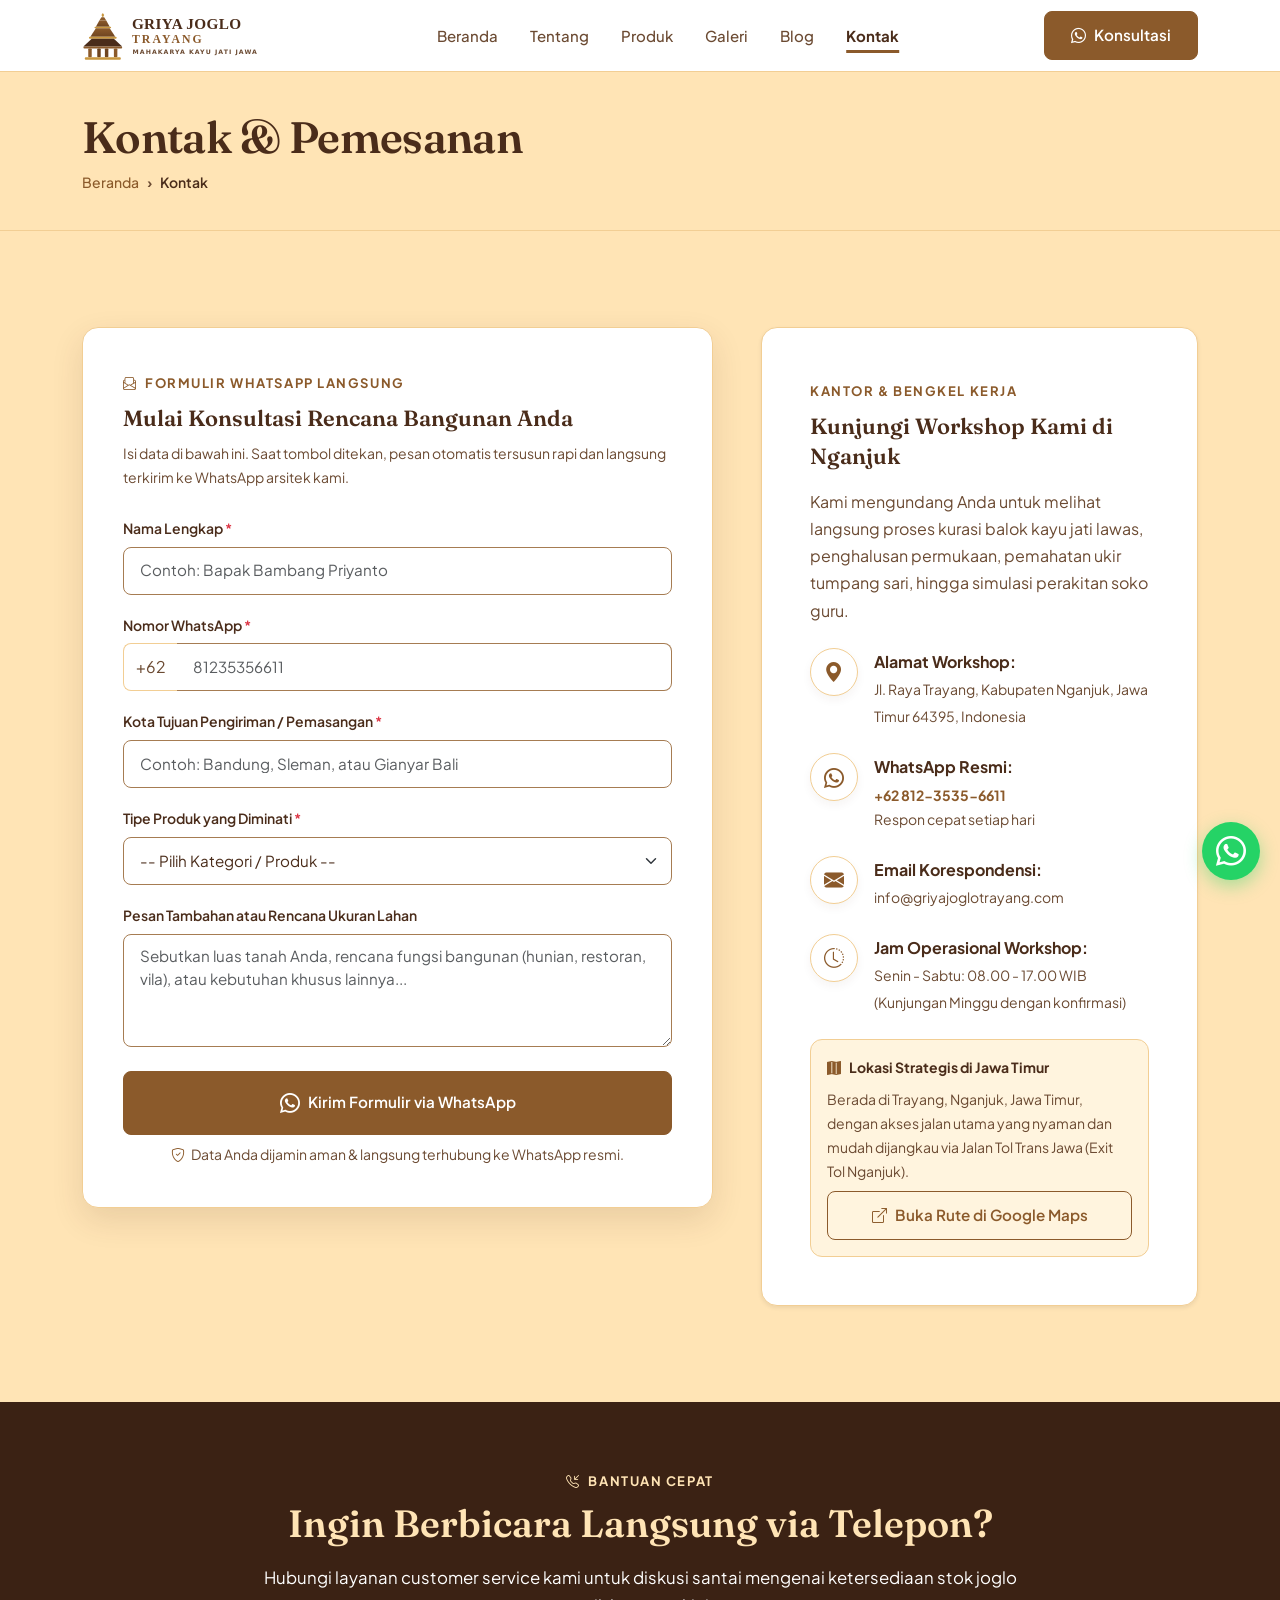
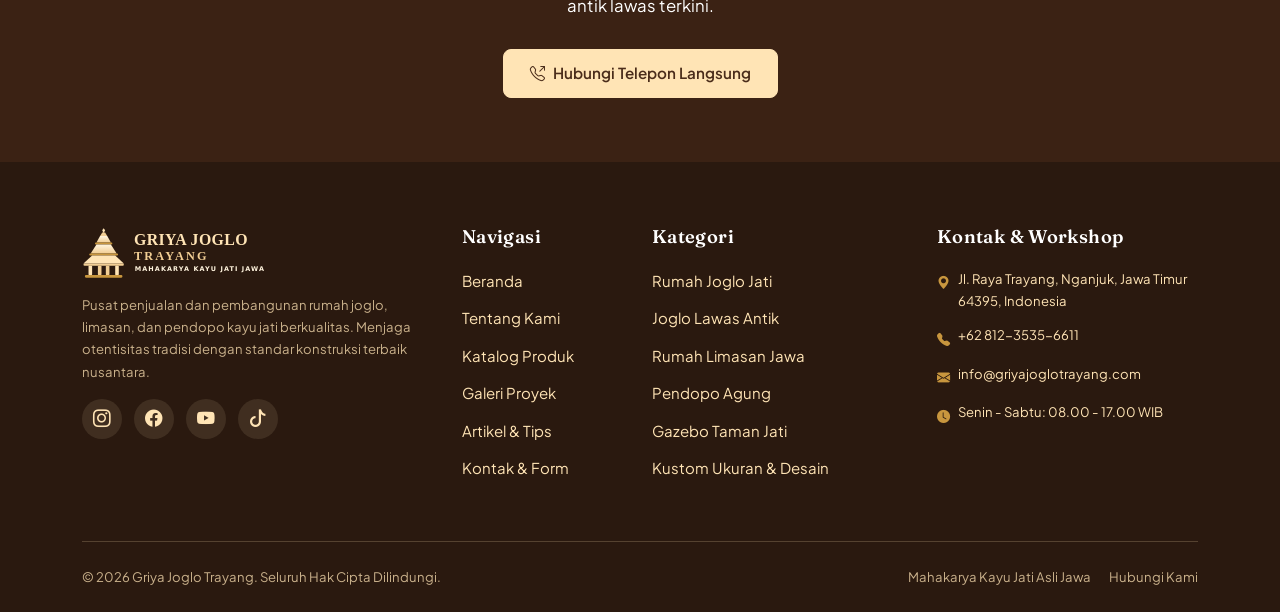
<file: kontak.html>
<!DOCTYPE html>
<html lang="id">
<head>
  <meta charset="UTF-8">
  <meta name="viewport" content="width=device-width, initial-scale=1.0">
  <title>Kontak & Formulir Pemesanan — Griya Joglo Trayang</title>
  <meta name="description" content="Hubungi Griya Joglo Trayang untuk konsultasi arsitektur, estimasi harga, kunjungan workshop di Nganjuk, atau pengiriman rumah joglo kayu jati ke seluruh Indonesia.">
  <link rel="canonical" href="https://griyajoglotrayang.com/kontak.html">

  <!-- Open Graph -->
  <meta property="og:type" content="website">
  <meta property="og:url" content="https://griyajoglotrayang.com/kontak.html">
  <meta property="og:title" content="Kontak & Konsultasi — Griya Joglo Trayang">
  <meta property="og:description" content="Formulir pemesanan terintegrasi langsung ke WhatsApp resmi. Dapatkan estimasi biaya dan konsultasi gratis.">
  <meta property="og:image" content="assets/img/hero.webp">

  <!-- Google Fonts -->
  <link rel="preconnect" href="https://fonts.googleapis.com">
  <link rel="preconnect" href="https://fonts.gstatic.com" crossorigin>
  <link href="https://fonts.googleapis.com/css2?family=Fraunces:opsz,wght@9..144,600&family=Plus+Jakarta+Sans:wght@400;500;600;700&display=swap" rel="stylesheet">

  <!-- Bootstrap 5.3 CSS & Icons -->
  <link href="https://cdn.jsdelivr.net/npm/bootstrap@5.3.3/dist/css/bootstrap.min.css" rel="stylesheet" integrity="sha384-QWTKZyjpPEjISv5WaRU9OFeRpok6YctnYmDr5pNlyT2bRjXh0JMhjY6hW+ALEwIH" crossorigin="anonymous">
  <link rel="stylesheet" href="https://cdn.jsdelivr.net/npm/bootstrap-icons@1.11.3/font/bootstrap-icons.min.css">

  <!-- Custom Stylesheet -->
  <link rel="stylesheet" href="assets/css/style.css">

  <!-- Structured Data JSON-LD -->
  <script type="application/ld+json">
  {
    "@context": "https://schema.org",
    "@type": "BreadcrumbList",
    "itemListElement": [
      {
        "@type": "ListItem",
        "position": 1,
        "name": "Beranda",
        "item": "https://griyajoglotrayang.com/"
      },
      {
        "@type": "ListItem",
        "position": 2,
        "name": "Kontak & Pemesanan",
        "item": "https://griyajoglotrayang.com/kontak.html"
      }
    ]
  }
  </script>
  <!-- Favicon & App Icons -->
  <link rel="icon" type="image/svg+xml" href="assets/img/favicon.svg">
  <link rel="icon" type="image/png" sizes="32x32" href="assets/img/favicon-32x32.png">
  <link rel="icon" type="image/png" sizes="16x16" href="assets/img/favicon-16x16.png">
  <link rel="apple-touch-icon" sizes="180x180" href="assets/img/apple-touch-icon.png">
  <link rel="shortcut icon" href="favicon.ico">

</head>
<body>

  <!-- 1. Header / Navbar -->
  <header>
    <nav class="navbar navbar-expand-lg gjt-navbar sticky-top" aria-label="Navigasi Utama">
      <div class="container">
        <a class="navbar-brand d-flex align-items-center" href="index.html" aria-label="Griya Joglo Trayang Beranda">
          <img src="assets/img/logo-light.svg" alt="Logo Griya Joglo Trayang" width="220" height="55">
        </a>
        <button class="navbar-toggler" type="button" data-bs-toggle="collapse" data-bs-target="#navbarMain" aria-controls="navbarMain" aria-expanded="false" aria-label="Buka navigasi menu">
          <i class="bi bi-list fs-2 text-ink"></i>
        </button>

        <div class="collapse navbar-collapse" id="navbarMain">
          <ul class="navbar-nav mx-auto mb-2 mb-lg-0">
            <li class="nav-item">
              <a class="nav-link" href="index.html">Beranda</a>
            </li>
            <li class="nav-item">
              <a class="nav-link" href="tentang.html">Tentang</a>
            </li>
            <li class="nav-item">
              <a class="nav-link" href="produk.html">Produk</a>
            </li>
            <li class="nav-item">
              <a class="nav-link" href="galeri.html">Galeri</a>
            </li>
            <li class="nav-item">
              <a class="nav-link" href="blog.html">Blog</a>
            </li>
            <li class="nav-item">
              <a class="nav-link active" aria-current="page" href="kontak.html">Kontak</a>
            </li>
          </ul>
          <div class="d-flex align-items-center mt-3 mt-lg-0">
            <a href="https://wa.me/6281235356611?text=Halo%20Griya%20Joglo%20Trayang,%20saya%20ingin%20berkonsultasi." target="_blank" rel="noopener noreferrer" class="btn btn-primary w-100 w-lg-auto" aria-label="Konsultasi via WhatsApp">
              <i class="bi bi-whatsapp"></i> Konsultasi
            </a>
          </div>
        </div>
      </div>
    </nav>
  </header>

  <main>
    <!-- 2. Breadcrumb Band (Moccasin) -->
    <section class="breadcrumb-band" aria-label="Breadcrumb dan Judul Halaman">
      <div class="container">
        <h1 class="text-ink">Kontak & Pemesanan</h1>
        <nav aria-label="Breadcrumb">
          <ol class="breadcrumb gjt-breadcrumb">
            <li class="breadcrumb-item"><a href="index.html">Beranda</a></li>
            <li class="breadcrumb-item active" aria-current="page">Kontak</li>
          </ol>
        </nav>
      </div>
    </section>

    <!-- 3. Section Form Pemesanan & Detail Workshop (Moccasin Rhythm) -->
    <section class="section-padding bg-moccasin" aria-labelledby="heading-form">
      <div class="container">
        <div class="row g-5 align-items-start">
          <!-- Kolom Formulir Pemesanan (Card Putih Sesuai Design.md) -->
          <div class="col-lg-7 reveal">
            <div class="contact-card">
              <span class="eyebrow"><i class="bi bi-envelope-paper me-1"></i> Formulir WhatsApp Langsung</span>
              <h2 id="heading-form" class="h3 mb-2">Mulai Konsultasi Rencana Bangunan Anda</h2>
              <p class="text-ink-muted small mb-4">
                Isi data di bawah ini. Saat tombol ditekan, pesan otomatis tersusun rapi dan langsung terkirim ke WhatsApp arsitek kami.
              </p>

              <form id="gjtContactForm" novalidate>
                <!-- Nama Lengkap -->
                <div class="mb-3">
                  <label for="formNama" class="form-label">Nama Lengkap <span class="text-danger">*</span></label>
                  <input type="text" class="form-control" id="formNama" placeholder="Contoh: Bapak Bambang Priyanto" aria-describedby="namaFeedback" required autocomplete="name">
                  <div id="namaFeedback" class="invalid-feedback">Mohon masukkan nama lengkap Anda.</div>
                </div>

                <!-- Nomor WhatsApp -->
                <div class="mb-3">
                  <label for="formWa" class="form-label">Nomor WhatsApp <span class="text-danger">*</span></label>
                  <div class="input-group">
                    <span class="input-group-text bg-white border-end-0 text-ink-muted">+62</span>
                    <input type="tel" class="form-control border-start-0" id="formWa" placeholder="81235356611" aria-describedby="waFeedback" required autocomplete="tel">
                  </div>
                  <div id="waFeedback" class="invalid-feedback">Mohon masukkan nomor WhatsApp aktif yang valid.</div>
                </div>

                <!-- Kota Tujuan -->
                <div class="mb-3">
                  <label for="formKota" class="form-label">Kota Tujuan Pengiriman / Pemasangan <span class="text-danger">*</span></label>
                  <input type="text" class="form-control" id="formKota" placeholder="Contoh: Bandung, Sleman, atau Gianyar Bali" aria-describedby="kotaFeedback" required autocomplete="address-level2">
                  <div id="kotaFeedback" class="invalid-feedback">Mohon sebutkan kota atau daerah lokasi pemasangan.</div>
                </div>

                <!-- Pilihan Produk -->
                <div class="mb-3">
                  <label for="formProduk" class="form-label">Tipe Produk yang Diminati <span class="text-danger">*</span></label>
                  <select class="form-select" id="formProduk" aria-describedby="produkFeedback" required>
                    <option value="" selected disabled>-- Pilih Kategori / Produk --</option>
                    <option value="Joglo Jati Ukir Kudus">Joglo Jati Ukir Kudus (Baru)</option>
                    <option value="Joglo Lawas Trajumas Antik">Joglo Lawas Trajumas Antik (Koleksi Langka)</option>
                    <option value="Pendopo Agung Joglo Jati">Pendopo Agung Joglo Jati (Untuk Lobi / Aula)</option>
                    <option value="Rumah Limasan Jawa Modern">Rumah Limasan Jawa Modern (Vila / Hunian)</option>
                    <option value="Joglo Sinom Heritage Mataram">Joglo Sinom Heritage Mataram</option>
                    <option value="Gazebo Joglo Ukir Taman">Gazebo Joglo Ukir Taman</option>
                    <option value="Kustom Ukuran & Desain Khusus">Kustom Desain Sesuai Luas Lahan Saya</option>
                  </select>
                  <div id="produkFeedback" class="invalid-feedback">Silakan pilih produk atau kategori yang diminati.</div>
                </div>

                <!-- Pesan Tambahan -->
                <div class="mb-4">
                  <label for="formPesan" class="form-label">Pesan Tambahan atau Rencana Ukuran Lahan</label>
                  <textarea class="form-control" id="formPesan" rows="4" placeholder="Sebutkan luas tanah Anda, rencana fungsi bangunan (hunian, restoran, vila), atau kebutuhan khusus lainnya..."></textarea>
                </div>

                <!-- Tombol Submit -->
                <button type="submit" class="btn btn-primary w-100 py-3" id="btnSubmitForm">
                  <i class="bi bi-whatsapp fs-5"></i> Kirim Formulir via WhatsApp
                </button>
                <div class="text-center mt-2 small text-ink-muted">
                  <i class="bi bi-shield-check text-teak me-1"></i> Data Anda dijamin aman & langsung terhubung ke WhatsApp resmi.
                </div>
              </form>
            </div>
          </div>

          <!-- Kolom Informasi Workshop & Kontak -->
          <div class="col-lg-5 reveal">
            <div class="p-4 p-md-5 bg-white rounded-4 border shadow-sm h-100">
              <span class="eyebrow">Kantor & Bengkel Kerja</span>
              <h2 class="h3 mb-3">Kunjungi Workshop Kami di Nganjuk</h2>
              <p class="text-ink-muted mb-4">
                Kami mengundang Anda untuk melihat langsung proses kurasi balok kayu jati lawas, penghalusan permukaan, pemahatan ukir tumpang sari, hingga simulasi perakitan soko guru.
              </p>

              <div class="d-flex flex-column gap-4 mb-4">
                <div class="d-flex align-items-start gap-3">
                  <div class="feature-icon-bubble flex-shrink-0 mb-0" style="width: 48px; height: 48px; font-size: 1.25rem;">
                    <i class="bi bi-geo-alt-fill"></i>
                  </div>
                  <div>
                    <strong class="d-block text-ink">Alamat Workshop:</strong>
                    <span class="text-ink-muted small">Jl. Raya Trayang, Kabupaten Nganjuk, Jawa Timur 64395, Indonesia</span>
                  </div>
                </div>

                <div class="d-flex align-items-start gap-3">
                  <div class="feature-icon-bubble flex-shrink-0 mb-0" style="width: 48px; height: 48px; font-size: 1.25rem;">
                    <i class="bi bi-whatsapp"></i>
                  </div>
                  <div>
                    <strong class="d-block text-ink">WhatsApp Resmi:</strong>
                    <a href="https://wa.me/6281235356611" target="_blank" rel="noopener noreferrer" class="text-teak text-decoration-none fw-bold small">+62 812-3535-6611</a>
                    <div class="small text-ink-muted">Respon cepat setiap hari</div>
                  </div>
                </div>

                <div class="d-flex align-items-start gap-3">
                  <div class="feature-icon-bubble flex-shrink-0 mb-0" style="width: 48px; height: 48px; font-size: 1.25rem;">
                    <i class="bi bi-envelope-fill"></i>
                  </div>
                  <div>
                    <strong class="d-block text-ink">Email Korespondensi:</strong>
                    <span class="text-ink-muted small">info@griyajoglotrayang.com</span>
                  </div>
                </div>

                <div class="d-flex align-items-start gap-3">
                  <div class="feature-icon-bubble flex-shrink-0 mb-0" style="width: 48px; height: 48px; font-size: 1.25rem;">
                    <i class="bi bi-clock-history"></i>
                  </div>
                  <div>
                    <strong class="d-block text-ink">Jam Operasional Workshop:</strong>
                    <span class="text-ink-muted small">Senin - Sabtu: 08.00 - 17.00 WIB (Kunjungan Minggu dengan konfirmasi)</span>
                  </div>
                </div>
              </div>

              <!-- Peta Workshop Visual -->
              <div class="rounded-3 overflow-hidden border p-3 bg-moccasin-soft">
                <div class="d-flex align-items-center gap-2 mb-2 text-ink fw-bold small">
                  <i class="bi bi-map-fill text-teak"></i> Lokasi Strategis di Jawa Timur
                </div>
                <p class="small text-ink-muted mb-2">
                  Berada di Trayang, Nganjuk, Jawa Timur, dengan akses jalan utama yang nyaman dan mudah dijangkau via Jalan Tol Trans Jawa (Exit Tol Nganjuk).
                </p>
                <a href="https://maps.google.com/?q=Trayang+Nganjuk+Jawa+Timur" target="_blank" rel="noopener noreferrer" class="btn btn-sm btn-outline-brand w-100">
                  <i class="bi bi-box-arrow-up-right"></i> Buka Rute di Google Maps
                </a>
              </div>
            </div>
          </div>
        </div>
      </div>
    </section>

    <!-- 4. CTA Band (Bark) -->
    <section class="cta-band" aria-label="Ajakan Konsultasi">
      <div class="container position-relative reveal">
        <span class="eyebrow eyebrow-moccasin mb-2"><i class="bi bi-telephone-inbound me-1"></i> Bantuan Cepat</span>
        <h2 class="mb-3">Ingin Berbicara Langsung via Telepon?</h2>
        <p>Hubungi layanan customer service kami untuk diskusi santai mengenai ketersediaan stok joglo antik lawas terkini.</p>
        <a href="tel:+6281235356611" class="btn btn-moccasin btn-lg" aria-label="Telepon Griya Joglo Trayang">
          <i class="bi bi-telephone-outbound"></i> Hubungi Telepon Langsung
        </a>
      </div>
    </section>
  </main>

  <!-- 5. Footer -->
  <footer class="site-footer" aria-label="Footer Website">
    <div class="container">
      <div class="row g-4">
        <div class="col-lg-4 col-md-6">
          <img src="assets/img/logo-dark.svg" alt="Logo Griya Joglo Trayang" width="220" height="55" class="mb-3">
          <p class="small text-moccasin opacity-75 mb-3">
            Pusat penjualan dan pembangunan rumah joglo, limasan, dan pendopo kayu jati berkualitas. Menjaga otentisitas tradisi dengan standar konstruksi terbaik nusantara.
          </p>
          <div class="social-icons">
            <a href="https://instagram.com" target="_blank" rel="noopener noreferrer" class="social-link" aria-label="Instagram"><i class="bi bi-instagram"></i></a>
            <a href="https://facebook.com" target="_blank" rel="noopener noreferrer" class="social-link" aria-label="Facebook"><i class="bi bi-facebook"></i></a>
            <a href="https://youtube.com" target="_blank" rel="noopener noreferrer" class="social-link" aria-label="YouTube"><i class="bi bi-youtube"></i></a>
            <a href="https://tiktok.com" target="_blank" rel="noopener noreferrer" class="social-link" aria-label="TikTok"><i class="bi bi-tiktok"></i></a>
          </div>
        </div>

        <div class="col-lg-2 col-md-6 col-6">
          <h4 class="footer-title">Navigasi</h4>
          <ul class="footer-nav">
            <li><a href="index.html">Beranda</a></li>
            <li><a href="tentang.html">Tentang Kami</a></li>
            <li><a href="produk.html">Katalog Produk</a></li>
            <li><a href="galeri.html">Galeri Proyek</a></li>
            <li><a href="blog.html">Artikel & Tips</a></li>
            <li><a href="kontak.html">Kontak & Form</a></li>
          </ul>
        </div>

        <div class="col-lg-3 col-md-6 col-6">
          <h4 class="footer-title">Kategori</h4>
          <ul class="footer-nav">
            <li><a href="produk.html">Rumah Joglo Jati</a></li>
            <li><a href="produk.html">Joglo Lawas Antik</a></li>
            <li><a href="produk.html">Rumah Limasan Jawa</a></li>
            <li><a href="produk.html">Pendopo Agung</a></li>
            <li><a href="produk.html">Gazebo Taman Jati</a></li>
            <li><a href="produk.html">Kustom Ukuran & Desain</a></li>
          </ul>
        </div>

        <div class="col-lg-3 col-md-6">
          <h4 class="footer-title">Kontak & Workshop</h4>
          <ul class="footer-nav text-moccasin opacity-90 small">
            <li class="d-flex gap-2">
              <i class="bi bi-geo-alt-fill text-gold mt-1"></i>
              <span>Jl. Raya Trayang, Nganjuk, Jawa Timur 64395, Indonesia</span>
            </li>
            <li class="d-flex gap-2">
              <i class="bi bi-telephone-fill text-gold mt-1"></i>
              <span>+62 812-3535-6611</span>
            </li>
            <li class="d-flex gap-2">
              <i class="bi bi-envelope-fill text-gold mt-1"></i>
              <span>info@griyajoglotrayang.com</span>
            </li>
            <li class="d-flex gap-2">
              <i class="bi bi-clock-fill text-gold mt-1"></i>
              <span>Senin - Sabtu: 08.00 - 17.00 WIB</span>
            </li>
          </ul>
        </div>
      </div>

      <div class="footer-divider"></div>

      <div class="d-flex flex-column flex-md-row justify-content-between align-items-center small opacity-75">
        <div>&copy; 2026 Griya Joglo Trayang. Seluruh Hak Cipta Dilindungi.</div>
        <div class="mt-2 mt-md-0">
          <span class="me-3">Mahakarya Kayu Jati Asli Jawa</span>
          <a href="kontak.html">Hubungi Kami</a>
        </div>
      </div>
    </div>
  </footer>

  <!-- Floating WhatsApp Action Button -->
  <a href="https://wa.me/6281235356611?text=Halo%20Griya%20Joglo%20Trayang,%20saya%20ingin%20konsultasi%20pemesanan%20rumah%20joglo." target="_blank" rel="noopener noreferrer" class="floating-wa-btn" aria-label="Chat via WhatsApp">
    <i class="bi bi-whatsapp"></i>
  </a>

  <!-- Bootstrap JS Bundle -->
  <script src="https://cdn.jsdelivr.net/npm/bootstrap@5.3.3/dist/js/bootstrap.bundle.min.js" integrity="sha384-YvpcrYf0tY3lHB60NNkmXc5s9fDVZLESaAA55NDzOxhy9GkcIdslK1eN7N6jIeHz" crossorigin="anonymous"></script>
  <!-- Main Script -->
  <script src="assets/js/main.js"></script>
</body>
</html>
</file>
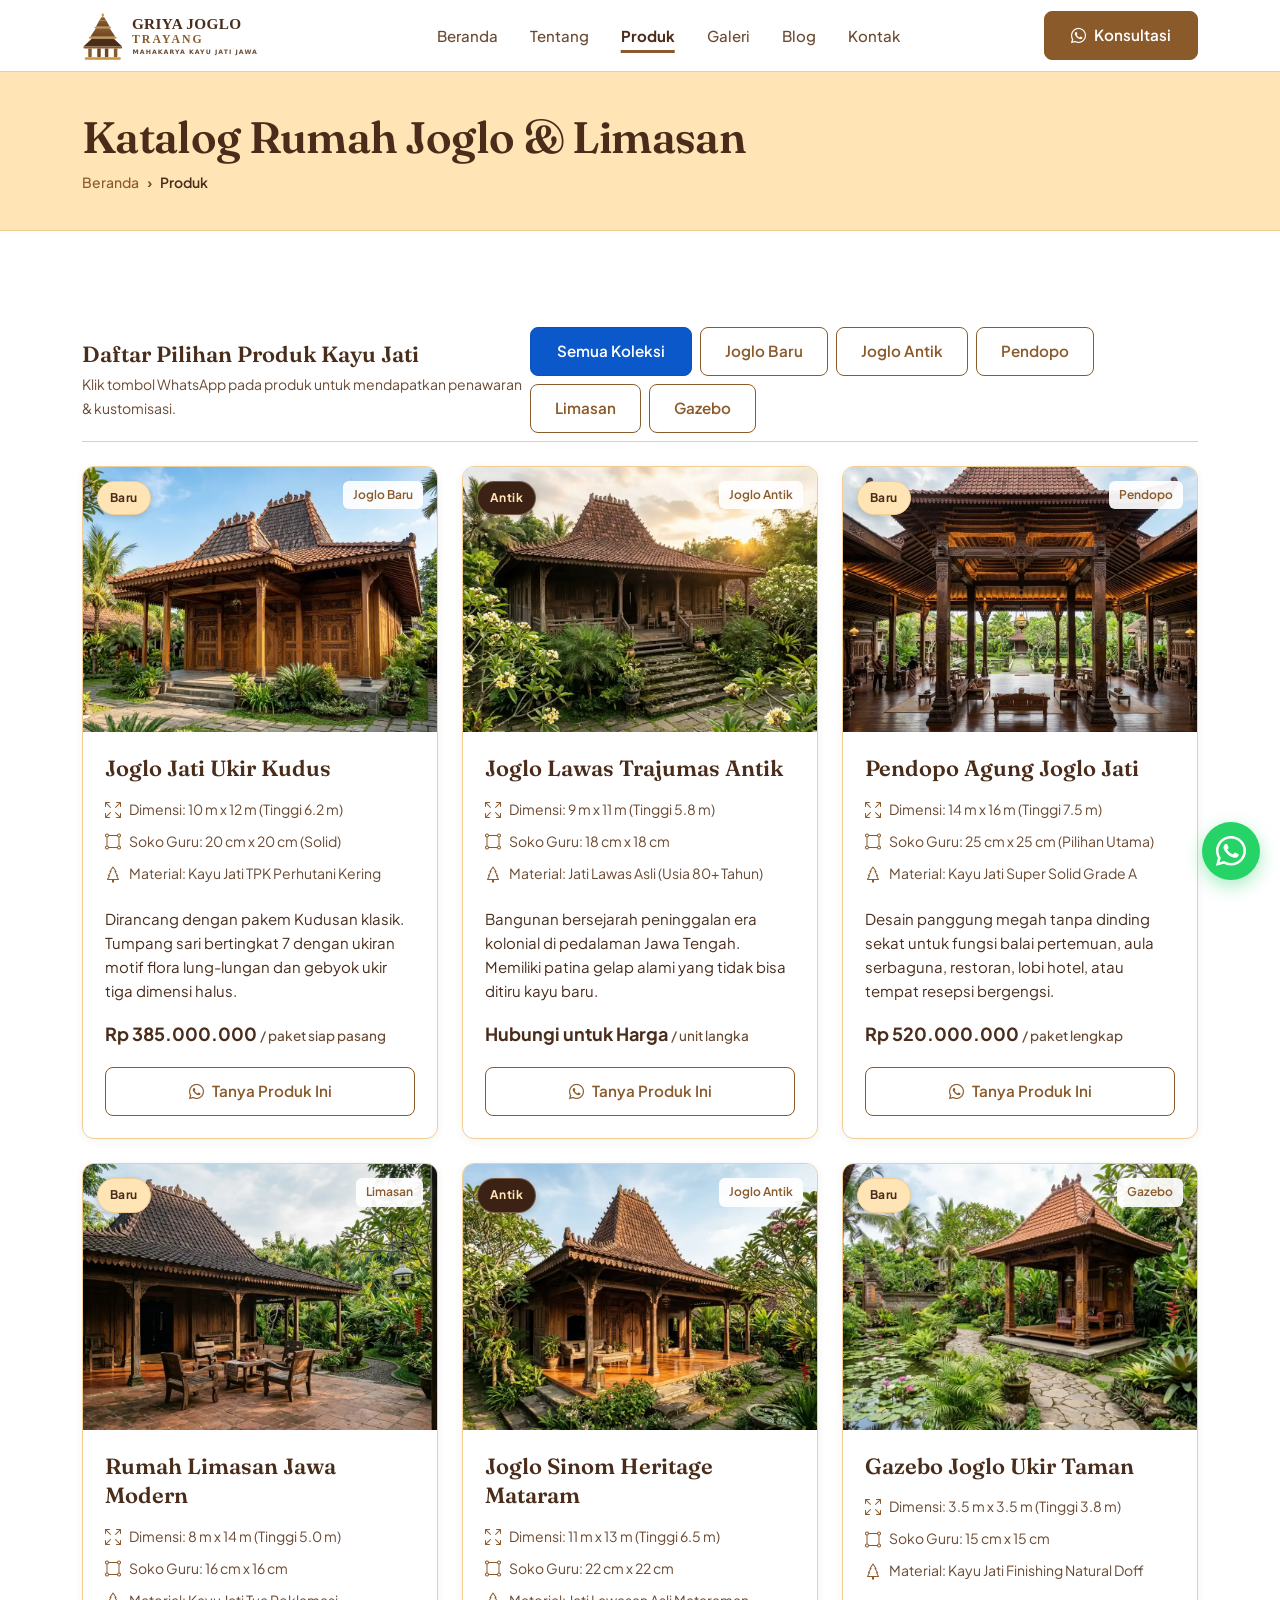
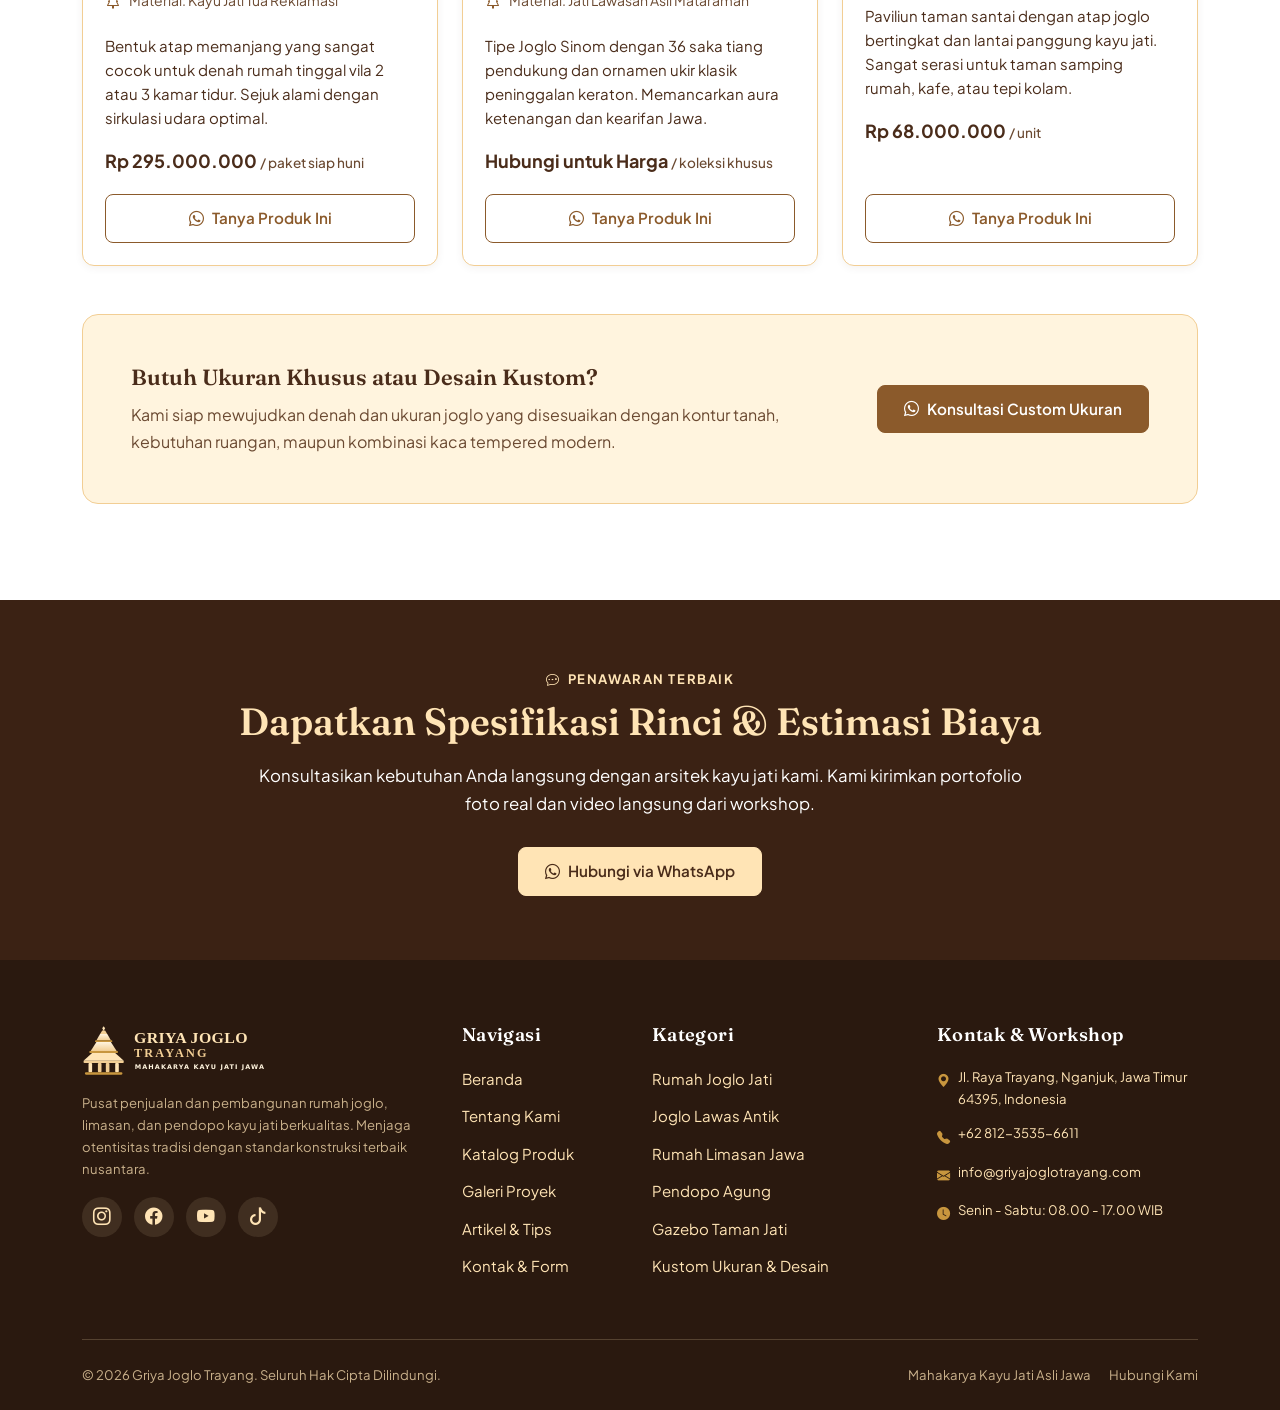
<file: produk.html>
<!DOCTYPE html>
<html lang="id">
<head>
  <meta charset="UTF-8">
  <meta name="viewport" content="width=device-width, initial-scale=1.0">
  <title>Katalog Produk Rumah Joglo, Limasan & Pendopo — Griya Joglo Trayang</title>
  <meta name="description" content="Katalog lengkap rumah joglo kayu jati, joglo antik lawasan, rumah limasan Jawa, pendopo agung, dan gazebo taman. Spesifikasi kayu transparan dan konsultasi langsung via WhatsApp.">
  <link rel="canonical" href="https://griyajoglotrayang.com/produk.html">

  <!-- Open Graph -->
  <meta property="og:type" content="website">
  <meta property="og:url" content="https://griyajoglotrayang.com/produk.html">
  <meta property="og:title" content="Katalog Rumah Joglo Kayu Jati Asli — Griya Joglo Trayang">
  <meta property="og:description" content="Temukan tipe rumah joglo idaman Anda. Kayu jati berkualitas, soko guru kokoh, dan ukiran tumpang sari bernilai seni tinggi.">
  <meta property="og:image" content="assets/img/hero.webp">

  <!-- Google Fonts -->
  <link rel="preconnect" href="https://fonts.googleapis.com">
  <link rel="preconnect" href="https://fonts.gstatic.com" crossorigin>
  <link href="https://fonts.googleapis.com/css2?family=Fraunces:opsz,wght@9..144,600&family=Plus+Jakarta+Sans:wght@400;500;600;700&display=swap" rel="stylesheet">

  <!-- Bootstrap 5.3 CSS & Icons -->
  <link href="https://cdn.jsdelivr.net/npm/bootstrap@5.3.3/dist/css/bootstrap.min.css" rel="stylesheet" integrity="sha384-QWTKZyjpPEjISv5WaRU9OFeRpok6YctnYmDr5pNlyT2bRjXh0JMhjY6hW+ALEwIH" crossorigin="anonymous">
  <link rel="stylesheet" href="https://cdn.jsdelivr.net/npm/bootstrap-icons@1.11.3/font/bootstrap-icons.min.css">

  <!-- Custom Stylesheet -->
  <link rel="stylesheet" href="assets/css/style.css">

  <!-- Structured Data JSON-LD -->
  <script type="application/ld+json">
  {
    "@context": "https://schema.org",
    "@type": "BreadcrumbList",
    "itemListElement": [
      {
        "@type": "ListItem",
        "position": 1,
        "name": "Beranda",
        "item": "https://griyajoglotrayang.com/"
      },
      {
        "@type": "ListItem",
        "position": 2,
        "name": "Katalog Produk",
        "item": "https://griyajoglotrayang.com/produk.html"
      }
    ]
  }
  </script>
  <!-- Favicon & App Icons -->
  <link rel="icon" type="image/svg+xml" href="assets/img/favicon.svg">
  <link rel="icon" type="image/png" sizes="32x32" href="assets/img/favicon-32x32.png">
  <link rel="icon" type="image/png" sizes="16x16" href="assets/img/favicon-16x16.png">
  <link rel="apple-touch-icon" sizes="180x180" href="assets/img/apple-touch-icon.png">
  <link rel="shortcut icon" href="favicon.ico">

</head>
<body>

  <!-- 1. Header / Navbar -->
  <header>
    <nav class="navbar navbar-expand-lg gjt-navbar sticky-top" aria-label="Navigasi Utama">
      <div class="container">
        <a class="navbar-brand d-flex align-items-center" href="index.html" aria-label="Griya Joglo Trayang Beranda">
          <img src="assets/img/logo-light.svg" alt="Logo Griya Joglo Trayang" width="220" height="55">
        </a>
        <button class="navbar-toggler" type="button" data-bs-toggle="collapse" data-bs-target="#navbarMain" aria-controls="navbarMain" aria-expanded="false" aria-label="Buka navigasi menu">
          <i class="bi bi-list fs-2 text-ink"></i>
        </button>

        <div class="collapse navbar-collapse" id="navbarMain">
          <ul class="navbar-nav mx-auto mb-2 mb-lg-0">
            <li class="nav-item">
              <a class="nav-link" href="index.html">Beranda</a>
            </li>
            <li class="nav-item">
              <a class="nav-link" href="tentang.html">Tentang</a>
            </li>
            <li class="nav-item">
              <a class="nav-link active" aria-current="page" href="produk.html">Produk</a>
            </li>
            <li class="nav-item">
              <a class="nav-link" href="galeri.html">Galeri</a>
            </li>
            <li class="nav-item">
              <a class="nav-link" href="blog.html">Blog</a>
            </li>
            <li class="nav-item">
              <a class="nav-link" href="kontak.html">Kontak</a>
            </li>
          </ul>
          <div class="d-flex align-items-center mt-3 mt-lg-0">
            <a href="https://wa.me/6281235356611?text=Halo%20Griya%20Joglo%20Trayang,%20saya%20ingin%20berkonsultasi." target="_blank" rel="noopener noreferrer" class="btn btn-primary w-100 w-lg-auto" aria-label="Konsultasi via WhatsApp">
              <i class="bi bi-whatsapp"></i> Konsultasi
            </a>
          </div>
        </div>
      </div>
    </nav>
  </header>

  <main>
    <!-- 2. Breadcrumb Band (Moccasin) -->
    <section class="breadcrumb-band" aria-label="Breadcrumb dan Judul Halaman">
      <div class="container">
        <h1 class="text-ink">Katalog Rumah Joglo & Limasan</h1>
        <nav aria-label="Breadcrumb">
          <ol class="breadcrumb gjt-breadcrumb">
            <li class="breadcrumb-item"><a href="index.html">Beranda</a></li>
            <li class="breadcrumb-item active" aria-current="page">Produk</li>
          </ol>
        </nav>
      </div>
    </section>

    <!-- 3. Section Produk Utama (Putih) -->
    <section class="section-padding bg-white" aria-labelledby="heading-katalog">
      <div class="container">
        <div class="d-flex flex-column flex-md-row justify-content-between align-items-md-center mb-4 pb-2 border-bottom">
          <div>
            <h2 id="heading-katalog" class="h3 mb-1">Daftar Pilihan Produk Kayu Jati</h2>
            <p class="text-ink-muted small mb-0">Klik tombol WhatsApp pada produk untuk mendapatkan penawaran & kustomisasi.</p>
          </div>
          <!-- Filter Kategori -->
          <div class="d-flex flex-wrap gap-2 mt-3 mt-md-0">
            <button type="button" class="btn btn-sm btn-primary product-filter-btn active" data-filter="all">Semua Koleksi</button>
            <button type="button" class="btn btn-sm btn-outline-brand product-filter-btn" data-filter="joglo-baru">Joglo Baru</button>
            <button type="button" class="btn btn-sm btn-outline-brand product-filter-btn" data-filter="joglo-antik">Joglo Antik</button>
            <button type="button" class="btn btn-sm btn-outline-brand product-filter-btn" data-filter="pendopo">Pendopo</button>
            <button type="button" class="btn btn-sm btn-outline-brand product-filter-btn" data-filter="limasan">Limasan</button>
            <button type="button" class="btn btn-sm btn-outline-brand product-filter-btn" data-filter="gazebo">Gazebo</button>
          </div>
        </div>

        <!-- Grid Produk -->
        <div class="row g-4" id="productList">
          <!-- Produk 1 -->
          <div class="col-md-6 col-lg-4 product-item reveal" data-category="joglo-baru">
            <div class="gjt-card">
              <div class="card-img-wrap">
                <span class="badge-condition baru">Baru</span>
                <span class="badge-category">Joglo Baru</span>
                <img src="assets/img/joglo-kudus.webp" alt="Joglo Jati Ukir Kudus" width="600" height="450" loading="lazy">
              </div>
              <div class="card-body-custom">
                <h3>Joglo Jati Ukir Kudus</h3>
                <ul class="product-specs">
                  <li><i class="bi bi-arrows-fullscreen"></i> Dimensi: 10 m x 12 m (Tinggi 6.2 m)</li>
                  <li><i class="bi bi-bounding-box-circles"></i> Soko Guru: 20 cm x 20 cm (Solid)</li>
                  <li><i class="bi bi-tree"></i> Material: Kayu Jati TPK Perhutani Kering</li>
                </ul>
                <p class="product-desc">
                  Dirancang dengan pakem Kudusan klasik. Tumpang sari bertingkat 7 dengan ukiran motif flora lung-lungan dan gebyok ukir tiga dimensi halus.
                </p>
                <div class="product-price">Rp 385.000.000 <span>/ paket siap pasang</span></div>
                <button type="button" class="btn btn-outline-brand w-100 mt-auto" onclick="tanyaProduk('Joglo Jati Ukir Kudus')">
                  <i class="bi bi-whatsapp"></i> Tanya Produk Ini
                </button>
              </div>
            </div>
          </div>

          <!-- Produk 2 -->
          <div class="col-md-6 col-lg-4 product-item reveal" data-category="joglo-antik">
            <div class="gjt-card">
              <div class="card-img-wrap">
                <span class="badge-condition antik">Antik</span>
                <span class="badge-category">Joglo Antik</span>
                <img src="assets/img/joglo-antik.webp" alt="Joglo Lawas Trajumas Antik" width="600" height="450" loading="lazy">
              </div>
              <div class="card-body-custom">
                <h3>Joglo Lawas Trajumas Antik</h3>
                <ul class="product-specs">
                  <li><i class="bi bi-arrows-fullscreen"></i> Dimensi: 9 m x 11 m (Tinggi 5.8 m)</li>
                  <li><i class="bi bi-bounding-box-circles"></i> Soko Guru: 18 cm x 18 cm</li>
                  <li><i class="bi bi-tree"></i> Material: Jati Lawas Asli (Usia 80+ Tahun)</li>
                </ul>
                <p class="product-desc">
                  Bangunan bersejarah peninggalan era kolonial di pedalaman Jawa Tengah. Memiliki patina gelap alami yang tidak bisa ditiru kayu baru.
                </p>
                <div class="product-price">Hubungi untuk Harga <span>/ unit langka</span></div>
                <button type="button" class="btn btn-outline-brand w-100 mt-auto" onclick="tanyaProduk('Joglo Lawas Trajumas Antik')">
                  <i class="bi bi-whatsapp"></i> Tanya Produk Ini
                </button>
              </div>
            </div>
          </div>

          <!-- Produk 3 -->
          <div class="col-md-6 col-lg-4 product-item reveal" data-category="pendopo">
            <div class="gjt-card">
              <div class="card-img-wrap">
                <span class="badge-condition baru">Baru</span>
                <span class="badge-category">Pendopo</span>
                <img src="assets/img/joglo-pendopo.webp" alt="Pendopo Agung Joglo Jati" width="600" height="450" loading="lazy">
              </div>
              <div class="card-body-custom">
                <h3>Pendopo Agung Joglo Jati</h3>
                <ul class="product-specs">
                  <li><i class="bi bi-arrows-fullscreen"></i> Dimensi: 14 m x 16 m (Tinggi 7.5 m)</li>
                  <li><i class="bi bi-bounding-box-circles"></i> Soko Guru: 25 cm x 25 cm (Pilihan Utama)</li>
                  <li><i class="bi bi-tree"></i> Material: Kayu Jati Super Solid Grade A</li>
                </ul>
                <p class="product-desc">
                  Desain panggung megah tanpa dinding sekat untuk fungsi balai pertemuan, aula serbaguna, restoran, lobi hotel, atau tempat resepsi bergengsi.
                </p>
                <div class="product-price">Rp 520.000.000 <span>/ paket lengkap</span></div>
                <button type="button" class="btn btn-outline-brand w-100 mt-auto" onclick="tanyaProduk('Pendopo Agung Joglo Jati')">
                  <i class="bi bi-whatsapp"></i> Tanya Produk Ini
                </button>
              </div>
            </div>
          </div>

          <!-- Produk 4 -->
          <div class="col-md-6 col-lg-4 product-item reveal" data-category="limasan">
            <div class="gjt-card">
              <div class="card-img-wrap">
                <span class="badge-condition baru">Baru</span>
                <span class="badge-category">Limasan</span>
                <img src="assets/img/rumah-limasan.webp" alt="Rumah Limasan Jawa Modern" width="600" height="450" loading="lazy">
              </div>
              <div class="card-body-custom">
                <h3>Rumah Limasan Jawa Modern</h3>
                <ul class="product-specs">
                  <li><i class="bi bi-arrows-fullscreen"></i> Dimensi: 8 m x 14 m (Tinggi 5.0 m)</li>
                  <li><i class="bi bi-bounding-box-circles"></i> Soko Guru: 16 cm x 16 cm</li>
                  <li><i class="bi bi-tree"></i> Material: Kayu Jati Tua Reklamasi</li>
                </ul>
                <p class="product-desc">
                  Bentuk atap memanjang yang sangat cocok untuk denah rumah tinggal vila 2 atau 3 kamar tidur. Sejuk alami dengan sirkulasi udara optimal.
                </p>
                <div class="product-price">Rp 295.000.000 <span>/ paket siap huni</span></div>
                <button type="button" class="btn btn-outline-brand w-100 mt-auto" onclick="tanyaProduk('Rumah Limasan Jawa Modern')">
                  <i class="bi bi-whatsapp"></i> Tanya Produk Ini
                </button>
              </div>
            </div>
          </div>

          <!-- Produk 5 -->
          <div class="col-md-6 col-lg-4 product-item reveal" data-category="joglo-antik">
            <div class="gjt-card">
              <div class="card-img-wrap">
                <span class="badge-condition antik">Antik</span>
                <span class="badge-category">Joglo Antik</span>
                <img src="assets/img/hero.webp" alt="Joglo Sinom Heritage Mataram" width="600" height="450" loading="lazy">
              </div>
              <div class="card-body-custom">
                <h3>Joglo Sinom Heritage Mataram</h3>
                <ul class="product-specs">
                  <li><i class="bi bi-arrows-fullscreen"></i> Dimensi: 11 m x 13 m (Tinggi 6.5 m)</li>
                  <li><i class="bi bi-bounding-box-circles"></i> Soko Guru: 22 cm x 22 cm</li>
                  <li><i class="bi bi-tree"></i> Material: Jati Lawasan Asli Mataraman</li>
                </ul>
                <p class="product-desc">
                  Tipe Joglo Sinom dengan 36 saka tiang pendukung dan ornamen ukir klasik peninggalan keraton. Memancarkan aura ketenangan dan kearifan Jawa.
                </p>
                <div class="product-price">Hubungi untuk Harga <span>/ koleksi khusus</span></div>
                <button type="button" class="btn btn-outline-brand w-100 mt-auto" onclick="tanyaProduk('Joglo Sinom Heritage Mataram')">
                  <i class="bi bi-whatsapp"></i> Tanya Produk Ini
                </button>
              </div>
            </div>
          </div>

          <!-- Produk 6 -->
          <div class="col-md-6 col-lg-4 product-item reveal" data-category="gazebo">
            <div class="gjt-card">
              <div class="card-img-wrap">
                <span class="badge-condition baru">Baru</span>
                <span class="badge-category">Gazebo</span>
                <img src="assets/img/gazebo-joglo.webp" alt="Gazebo Joglo Ukir Taman" width="600" height="450" loading="lazy">
              </div>
              <div class="card-body-custom">
                <h3>Gazebo Joglo Ukir Taman</h3>
                <ul class="product-specs">
                  <li><i class="bi bi-arrows-fullscreen"></i> Dimensi: 3.5 m x 3.5 m (Tinggi 3.8 m)</li>
                  <li><i class="bi bi-bounding-box-circles"></i> Soko Guru: 15 cm x 15 cm</li>
                  <li><i class="bi bi-tree"></i> Material: Kayu Jati Finishing Natural Doff</li>
                </ul>
                <p class="product-desc">
                  Paviliun taman santai dengan atap joglo bertingkat dan lantai panggung kayu jati. Sangat serasi untuk taman samping rumah, kafe, atau tepi kolam.
                </p>
                <div class="product-price">Rp 68.000.000 <span>/ unit</span></div>
                <button type="button" class="btn btn-outline-brand w-100 mt-auto" onclick="tanyaProduk('Gazebo Joglo Ukir Taman')">
                  <i class="bi bi-whatsapp"></i> Tanya Produk Ini
                </button>
              </div>
            </div>
          </div>
        </div>

        <!-- Custom Order Banner -->
        <div class="mt-5 p-4 p-lg-5 rounded-4 bg-moccasin-soft border reveal text-center text-md-start d-flex flex-column flex-md-row align-items-center justify-content-between gap-4">
          <div>
            <h3 class="mb-2">Butuh Ukuran Khusus atau Desain Kustom?</h3>
            <p class="text-ink-muted mb-0 text-constrained">
              Kami siap mewujudkan denah dan ukuran joglo yang disesuaikan dengan kontur tanah, kebutuhan ruangan, maupun kombinasi kaca tempered modern.
            </p>
          </div>
          <a href="https://wa.me/6281235356611?text=Halo%20Griya%20Joglo%20Trayang,%20saya%20ingin%20konsultasi%20custom%20ukuran%20joglo." target="_blank" rel="noopener noreferrer" class="btn btn-primary text-nowrap">
            <i class="bi bi-whatsapp"></i> Konsultasi Custom Ukuran
          </a>
        </div>
      </div>
    </section>

    <!-- 4. CTA Band (Bark) -->
    <section class="cta-band" aria-label="Ajakan Konsultasi">
      <div class="container position-relative reveal">
        <span class="eyebrow eyebrow-moccasin mb-2"><i class="bi bi-chat-dots me-1"></i> Penawaran Terbaik</span>
        <h2 class="mb-3">Dapatkan Spesifikasi Rinci & Estimasi Biaya</h2>
        <p>Konsultasikan kebutuhan Anda langsung dengan arsitek kayu jati kami. Kami kirimkan portofolio foto real dan video langsung dari workshop.</p>
        <a href="https://wa.me/6281235356611?text=Halo%20Griya%20Joglo%20Trayang,%20saya%20ingin%20minta%20katalog%20dan%20harga%20lengkap." target="_blank" rel="noopener noreferrer" class="btn btn-moccasin btn-lg" aria-label="Minta Katalog via WhatsApp">
          <i class="bi bi-whatsapp"></i> Hubungi via WhatsApp
        </a>
      </div>
    </section>
  </main>

  <!-- 5. Footer -->
  <footer class="site-footer" aria-label="Footer Website">
    <div class="container">
      <div class="row g-4">
        <div class="col-lg-4 col-md-6">
          <img src="assets/img/logo-dark.svg" alt="Logo Griya Joglo Trayang" width="220" height="55" class="mb-3">
          <p class="small text-moccasin opacity-75 mb-3">
            Pusat penjualan dan pembangunan rumah joglo, limasan, dan pendopo kayu jati berkualitas. Menjaga otentisitas tradisi dengan standar konstruksi terbaik nusantara.
          </p>
          <div class="social-icons">
            <a href="https://instagram.com" target="_blank" rel="noopener noreferrer" class="social-link" aria-label="Instagram"><i class="bi bi-instagram"></i></a>
            <a href="https://facebook.com" target="_blank" rel="noopener noreferrer" class="social-link" aria-label="Facebook"><i class="bi bi-facebook"></i></a>
            <a href="https://youtube.com" target="_blank" rel="noopener noreferrer" class="social-link" aria-label="YouTube"><i class="bi bi-youtube"></i></a>
            <a href="https://tiktok.com" target="_blank" rel="noopener noreferrer" class="social-link" aria-label="TikTok"><i class="bi bi-tiktok"></i></a>
          </div>
        </div>

        <div class="col-lg-2 col-md-6 col-6">
          <h4 class="footer-title">Navigasi</h4>
          <ul class="footer-nav">
            <li><a href="index.html">Beranda</a></li>
            <li><a href="tentang.html">Tentang Kami</a></li>
            <li><a href="produk.html">Katalog Produk</a></li>
            <li><a href="galeri.html">Galeri Proyek</a></li>
            <li><a href="blog.html">Artikel & Tips</a></li>
            <li><a href="kontak.html">Kontak & Form</a></li>
          </ul>
        </div>

        <div class="col-lg-3 col-md-6 col-6">
          <h4 class="footer-title">Kategori</h4>
          <ul class="footer-nav">
            <li><a href="produk.html">Rumah Joglo Jati</a></li>
            <li><a href="produk.html">Joglo Lawas Antik</a></li>
            <li><a href="produk.html">Rumah Limasan Jawa</a></li>
            <li><a href="produk.html">Pendopo Agung</a></li>
            <li><a href="produk.html">Gazebo Taman Jati</a></li>
            <li><a href="produk.html">Kustom Ukuran & Desain</a></li>
          </ul>
        </div>

        <div class="col-lg-3 col-md-6">
          <h4 class="footer-title">Kontak & Workshop</h4>
          <ul class="footer-nav text-moccasin opacity-90 small">
            <li class="d-flex gap-2">
              <i class="bi bi-geo-alt-fill text-gold mt-1"></i>
              <span>Jl. Raya Trayang, Nganjuk, Jawa Timur 64395, Indonesia</span>
            </li>
            <li class="d-flex gap-2">
              <i class="bi bi-telephone-fill text-gold mt-1"></i>
              <span>+62 812-3535-6611</span>
            </li>
            <li class="d-flex gap-2">
              <i class="bi bi-envelope-fill text-gold mt-1"></i>
              <span>info@griyajoglotrayang.com</span>
            </li>
            <li class="d-flex gap-2">
              <i class="bi bi-clock-fill text-gold mt-1"></i>
              <span>Senin - Sabtu: 08.00 - 17.00 WIB</span>
            </li>
          </ul>
        </div>
      </div>

      <div class="footer-divider"></div>

      <div class="d-flex flex-column flex-md-row justify-content-between align-items-center small opacity-75">
        <div>&copy; 2026 Griya Joglo Trayang. Seluruh Hak Cipta Dilindungi.</div>
        <div class="mt-2 mt-md-0">
          <span class="me-3">Mahakarya Kayu Jati Asli Jawa</span>
          <a href="kontak.html">Hubungi Kami</a>
        </div>
      </div>
    </div>
  </footer>

  <!-- Floating WhatsApp Action Button -->
  <a href="https://wa.me/6281235356611?text=Halo%20Griya%20Joglo%20Trayang,%20saya%20ingin%20konsultasi%20pemesanan%20rumah%20joglo." target="_blank" rel="noopener noreferrer" class="floating-wa-btn" aria-label="Chat via WhatsApp">
    <i class="bi bi-whatsapp"></i>
  </a>

  <!-- Bootstrap JS Bundle -->
  <script src="https://cdn.jsdelivr.net/npm/bootstrap@5.3.3/dist/js/bootstrap.bundle.min.js" integrity="sha384-YvpcrYf0tY3lHB60NNkmXc5s9fDVZLESaAA55NDzOxhy9GkcIdslK1eN7N6jIeHz" crossorigin="anonymous"></script>
  <!-- Main Script -->
  <script src="assets/js/main.js"></script>
</body>
</html>
</file>
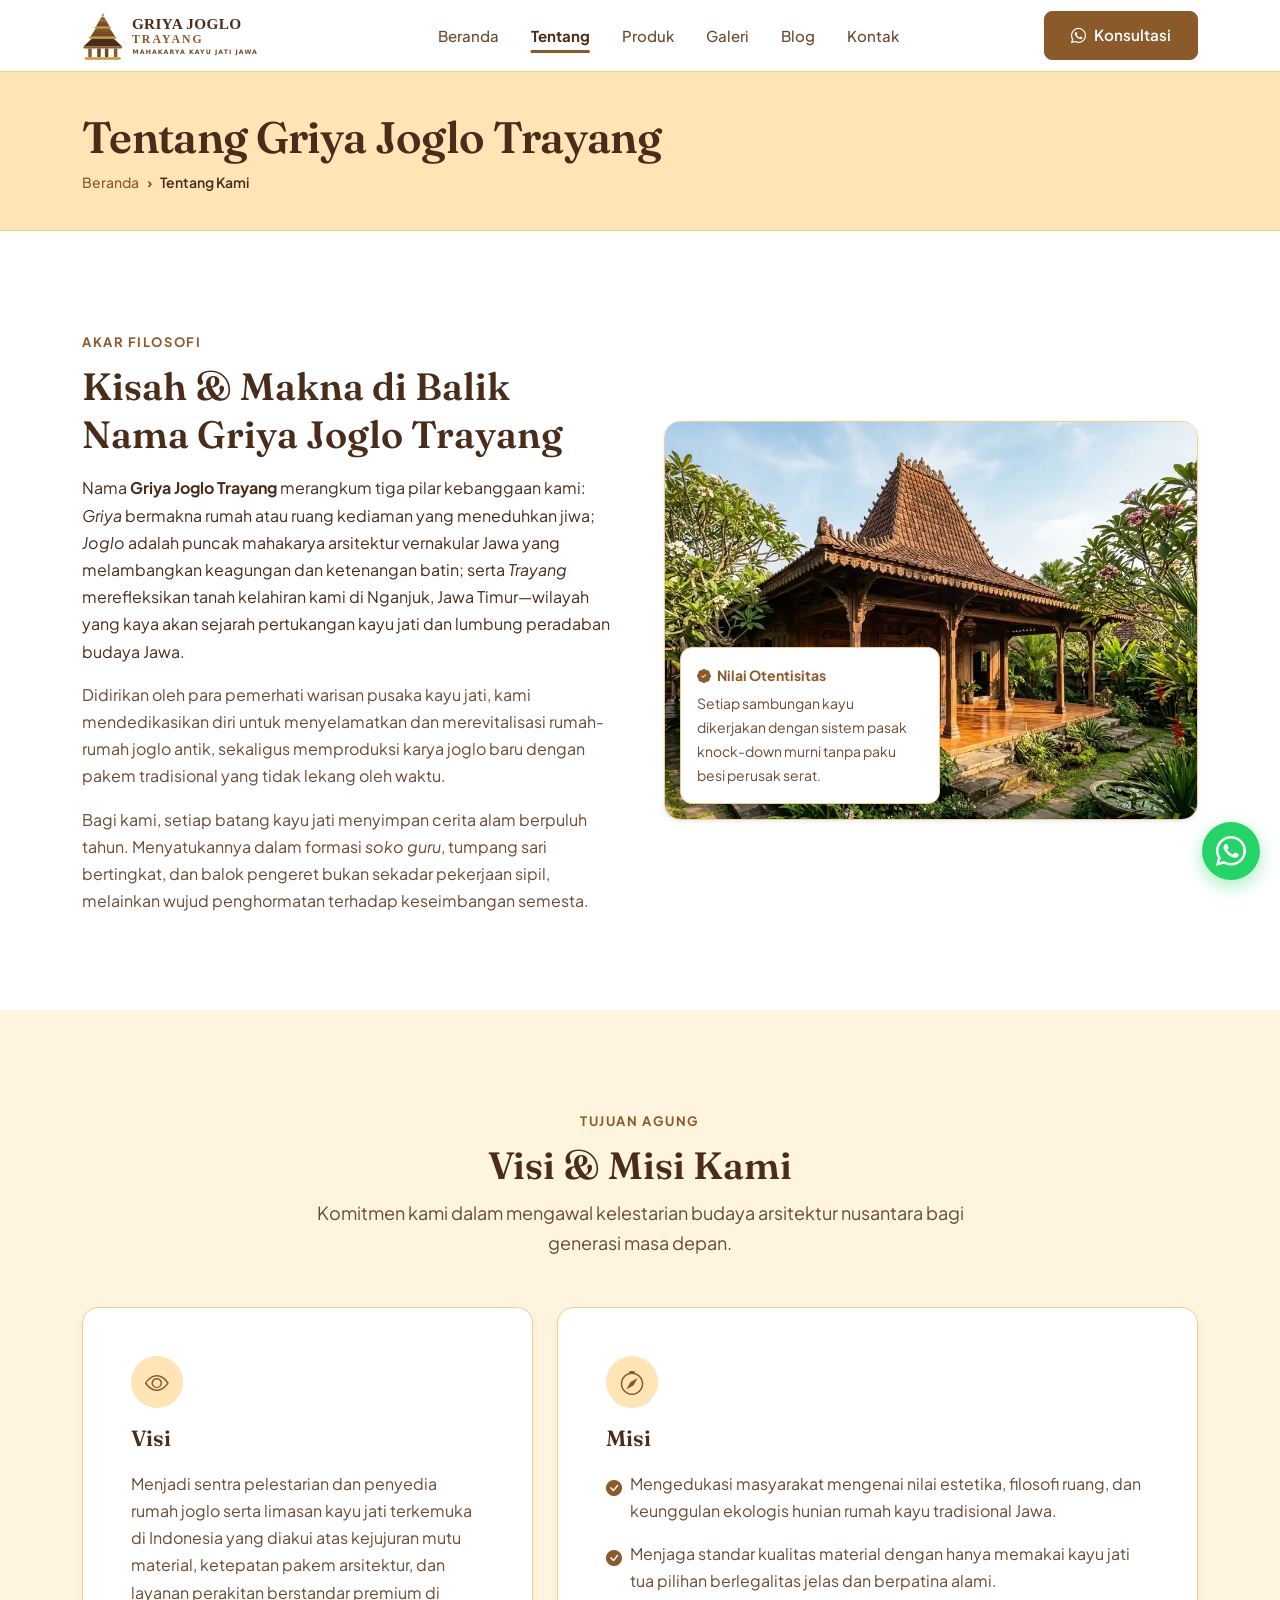
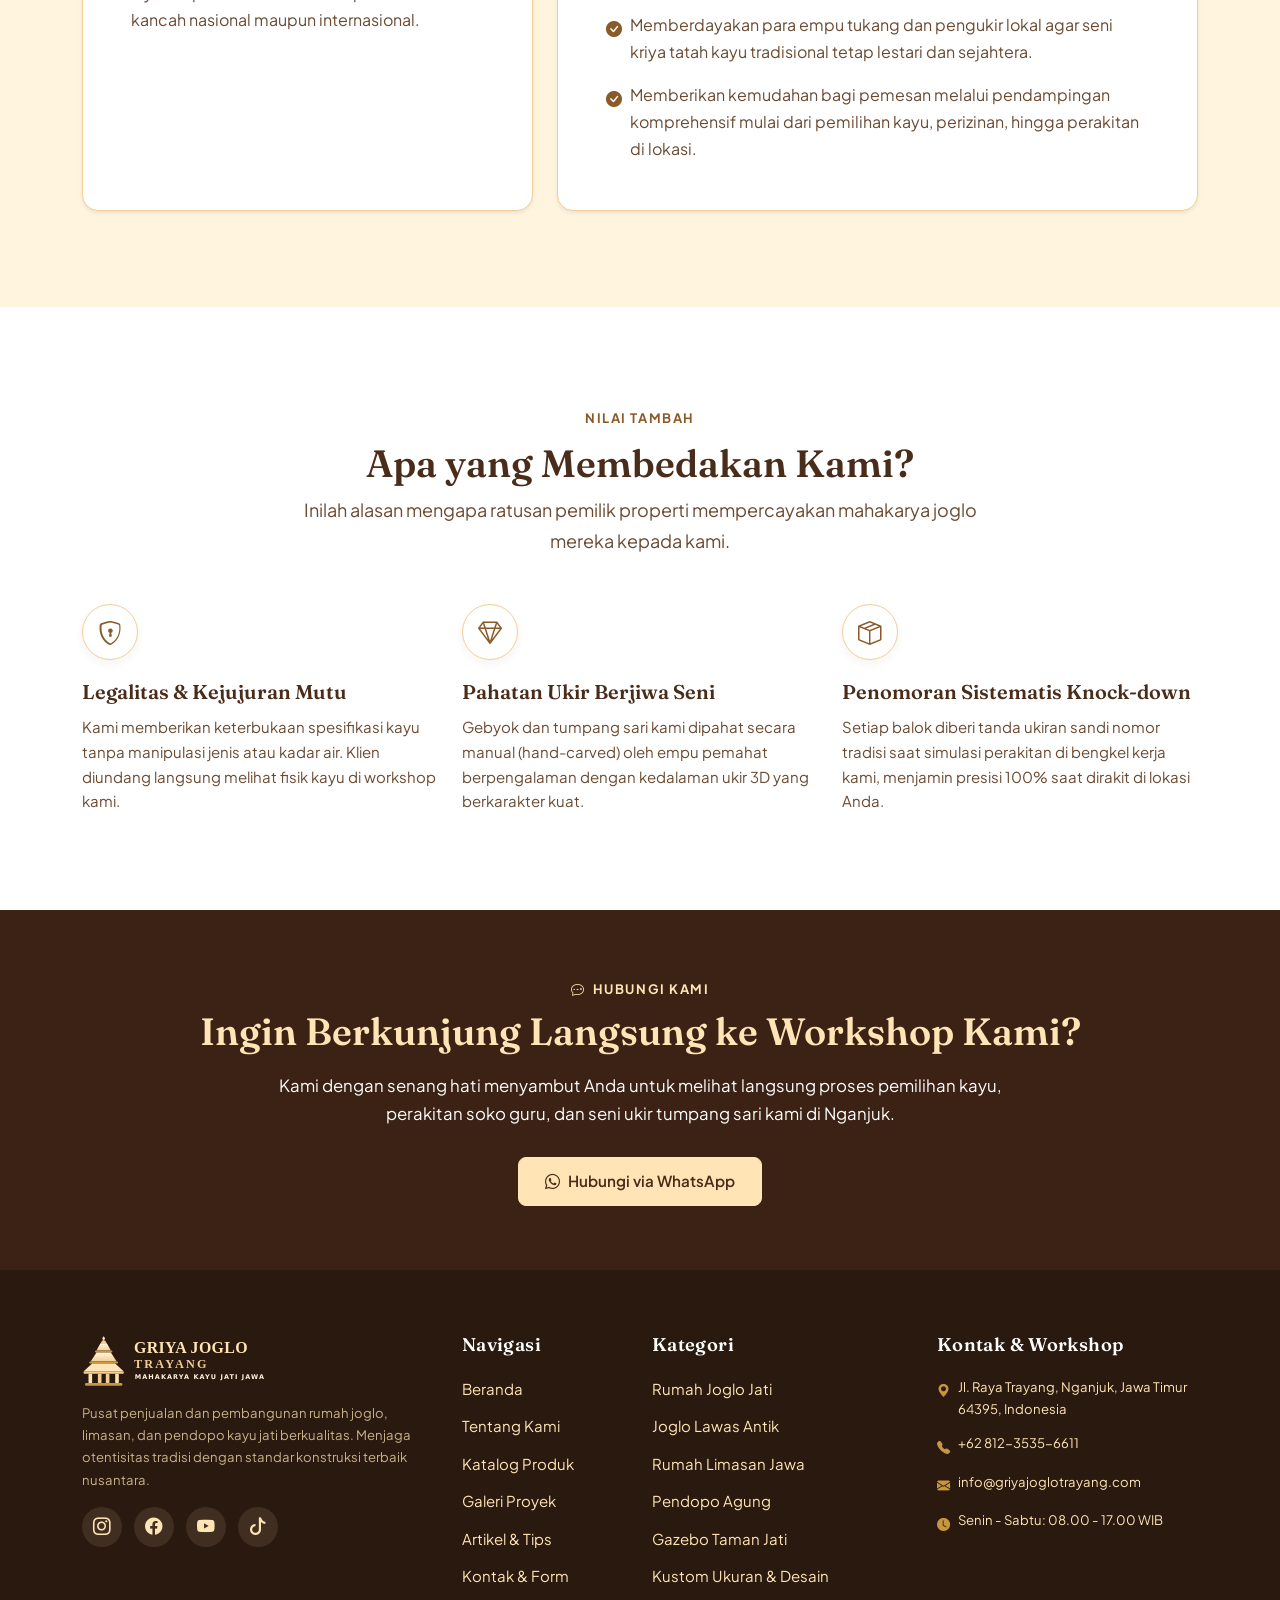
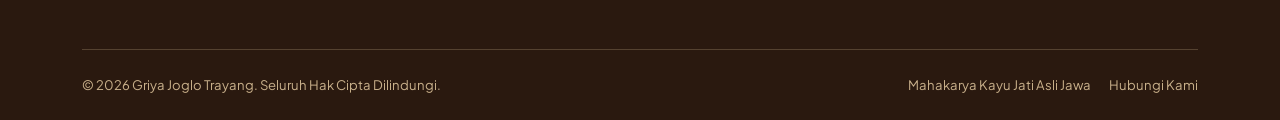
<file: tentang.html>
<!DOCTYPE html>
<html lang="id">
<head>
  <meta charset="UTF-8">
  <meta name="viewport" content="width=device-width, initial-scale=1.0">
  <title>Tentang Kami — Griya Joglo Trayang | Dedikasi Arsitektur Tradisional Jawa</title>
  <meta name="description" content="Kisah perjalanan Griya Joglo Trayang, makna filosofis nama Trayang, serta visi misi kami dalam melestarikan mahakarya rumah joglo kayu jati berkelas tinggi.">
  <link rel="canonical" href="https://griyajoglotrayang.com/tentang.html">

  <!-- Open Graph -->
  <meta property="og:type" content="website">
  <meta property="og:url" content="https://griyajoglotrayang.com/tentang.html">
  <meta property="og:title" content="Tentang Griya Joglo Trayang — Penjaga Warisan Arsitektur Kayu Jati">
  <meta property="og:description" content="Cerita brand, komitmen kualitas material kayu jati, serta filosofi ketukangan tradisional di balik Griya Joglo Trayang.">
  <meta property="og:image" content="assets/img/hero.webp">

  <!-- Google Fonts -->
  <link rel="preconnect" href="https://fonts.googleapis.com">
  <link rel="preconnect" href="https://fonts.gstatic.com" crossorigin>
  <link href="https://fonts.googleapis.com/css2?family=Fraunces:opsz,wght@9..144,600&family=Plus+Jakarta+Sans:wght@400;500;600;700&display=swap" rel="stylesheet">

  <!-- Bootstrap 5.3 CSS & Icons -->
  <link href="https://cdn.jsdelivr.net/npm/bootstrap@5.3.3/dist/css/bootstrap.min.css" rel="stylesheet" integrity="sha384-QWTKZyjpPEjISv5WaRU9OFeRpok6YctnYmDr5pNlyT2bRjXh0JMhjY6hW+ALEwIH" crossorigin="anonymous">
  <link rel="stylesheet" href="https://cdn.jsdelivr.net/npm/bootstrap-icons@1.11.3/font/bootstrap-icons.min.css">

  <!-- Custom Stylesheet -->
  <link rel="stylesheet" href="assets/css/style.css">

  <!-- Structured Data JSON-LD -->
  <script type="application/ld+json">
  {
    "@context": "https://schema.org",
    "@type": "BreadcrumbList",
    "itemListElement": [
      {
        "@type": "ListItem",
        "position": 1,
        "name": "Beranda",
        "item": "https://griyajoglotrayang.com/"
      },
      {
        "@type": "ListItem",
        "position": 2,
        "name": "Tentang Kami",
        "item": "https://griyajoglotrayang.com/tentang.html"
      }
    ]
  }
  </script>
  <!-- Favicon & App Icons -->
  <link rel="icon" type="image/svg+xml" href="assets/img/favicon.svg">
  <link rel="icon" type="image/png" sizes="32x32" href="assets/img/favicon-32x32.png">
  <link rel="icon" type="image/png" sizes="16x16" href="assets/img/favicon-16x16.png">
  <link rel="apple-touch-icon" sizes="180x180" href="assets/img/apple-touch-icon.png">
  <link rel="shortcut icon" href="favicon.ico">

</head>
<body>

  <!-- 1. Header / Navbar -->
  <header>
    <nav class="navbar navbar-expand-lg gjt-navbar sticky-top" aria-label="Navigasi Utama">
      <div class="container">
        <a class="navbar-brand d-flex align-items-center" href="index.html" aria-label="Griya Joglo Trayang Beranda">
          <img src="assets/img/logo-light.svg" alt="Logo Griya Joglo Trayang" width="220" height="55">
        </a>
        <button class="navbar-toggler" type="button" data-bs-toggle="collapse" data-bs-target="#navbarMain" aria-controls="navbarMain" aria-expanded="false" aria-label="Buka navigasi menu">
          <i class="bi bi-list fs-2 text-ink"></i>
        </button>

        <div class="collapse navbar-collapse" id="navbarMain">
          <ul class="navbar-nav mx-auto mb-2 mb-lg-0">
            <li class="nav-item">
              <a class="nav-link" href="index.html">Beranda</a>
            </li>
            <li class="nav-item">
              <a class="nav-link active" aria-current="page" href="tentang.html">Tentang</a>
            </li>
            <li class="nav-item">
              <a class="nav-link" href="produk.html">Produk</a>
            </li>
            <li class="nav-item">
              <a class="nav-link" href="galeri.html">Galeri</a>
            </li>
            <li class="nav-item">
              <a class="nav-link" href="blog.html">Blog</a>
            </li>
            <li class="nav-item">
              <a class="nav-link" href="kontak.html">Kontak</a>
            </li>
          </ul>
          <div class="d-flex align-items-center mt-3 mt-lg-0">
            <a href="https://wa.me/6281235356611?text=Halo%20Griya%20Joglo%20Trayang,%20saya%20ingin%20berkonsultasi." target="_blank" rel="noopener noreferrer" class="btn btn-primary w-100 w-lg-auto" aria-label="Konsultasi via WhatsApp">
              <i class="bi bi-whatsapp"></i> Konsultasi
            </a>
          </div>
        </div>
      </div>
    </nav>
  </header>

  <main>
    <!-- 2. Breadcrumb Band (Moccasin) -->
    <section class="breadcrumb-band" aria-label="Breadcrumb dan Judul Halaman">
      <div class="container">
        <h1 class="text-ink">Tentang Griya Joglo Trayang</h1>
        <nav aria-label="Breadcrumb">
          <ol class="breadcrumb gjt-breadcrumb">
            <li class="breadcrumb-item"><a href="index.html">Beranda</a></li>
            <li class="breadcrumb-item active" aria-current="page">Tentang Kami</li>
          </ol>
        </nav>
      </div>
    </section>

    <!-- 3. Cerita Brand & Makna Nama (Putih) -->
    <section class="section-padding bg-white" aria-labelledby="heading-kisah">
      <div class="container">
        <div class="row align-items-center g-5">
          <div class="col-lg-6 reveal">
            <span class="eyebrow">Akar Filosofi</span>
            <h2 id="heading-kisah" class="mb-3">Kisah & Makna di Balik Nama Griya Joglo Trayang</h2>
            <p class="text-constrained mb-3">
              Nama <strong>Griya Joglo Trayang</strong> merangkum tiga pilar kebanggaan kami: <em>Griya</em> bermakna rumah atau ruang kediaman yang meneduhkan jiwa; <em>Joglo</em> adalah puncak mahakarya arsitektur vernakular Jawa yang melambangkan keagungan dan ketenangan batin; serta <em>Trayang</em> merefleksikan tanah kelahiran kami di Nganjuk, Jawa Timur—wilayah yang kaya akan sejarah pertukangan kayu jati dan lumbung peradaban budaya Jawa.
            </p>
            <p class="text-constrained text-ink-muted mb-3">
              Didirikan oleh para pemerhati warisan pusaka kayu jati, kami mendedikasikan diri untuk menyelamatkan dan merevitalisasi rumah-rumah joglo antik, sekaligus memproduksi karya joglo baru dengan pakem tradisional yang tidak lekang oleh waktu.
            </p>
            <p class="text-constrained text-ink-muted mb-0">
              Bagi kami, setiap batang kayu jati menyimpan cerita alam berpuluh tahun. Menyatukannya dalam formasi <em>soko guru</em>, tumpang sari bertingkat, dan balok pengeret bukan sekadar pekerjaan sipil, melainkan wujud penghormatan terhadap keseimbangan semesta.
            </p>
          </div>
          <div class="col-lg-6 reveal">
            <div class="position-relative">
              <img src="assets/img/hero.webp" alt="Bengkel Kerja dan Rumah Joglo Griya Joglo Trayang" class="img-fluid rounded-4 shadow-sm border" width="600" height="450">
              <div class="position-absolute bottom-0 start-0 m-3 p-3 bg-white rounded-3 border shadow-sm d-none d-sm-block" style="max-width: 260px;">
                <div class="small fw-bold text-teak mb-1"><i class="bi bi-patch-check-fill me-1"></i> Nilai Otentisitas</div>
                <div class="small text-ink-muted">Setiap sambungan kayu dikerjakan dengan sistem pasak knock-down murni tanpa paku besi perusak serat.</div>
              </div>
            </div>
          </div>
        </div>
      </div>
    </section>

    <!-- 4. Visi dan Misi (Moccasin Soft) -->
    <section class="section-padding bg-moccasin-soft" aria-labelledby="heading-visi-misi">
      <div class="container">
        <div class="section-header text-center mx-auto" style="max-width: 680px;">
          <span class="eyebrow">Tujuan Agung</span>
          <h2 id="heading-visi-misi" class="mb-2">Visi & Misi Kami</h2>
          <p class="lead-text">Komitmen kami dalam mengawal kelestarian budaya arsitektur nusantara bagi generasi masa depan.</p>
        </div>

        <div class="row g-4 justify-content-center">
          <!-- Visi -->
          <div class="col-lg-5 col-md-6 reveal">
            <div class="p-4 p-lg-5 bg-white rounded-4 border h-100 shadow-sm">
              <div class="d-inline-flex align-items-center justify-content-center bg-moccasin text-teak rounded-circle mb-3" style="width: 52px; height: 52px; font-size: 1.5rem;">
                <i class="bi bi-eye"></i>
              </div>
              <h3 class="mb-3">Visi</h3>
              <p class="text-ink-muted mb-0">
                Menjadi sentra pelestarian dan penyedia rumah joglo serta limasan kayu jati terkemuka di Indonesia yang diakui atas kejujuran mutu material, ketepatan pakem arsitektur, dan layanan perakitan berstandar premium di kancah nasional maupun internasional.
              </p>
            </div>
          </div>

          <!-- Misi -->
          <div class="col-lg-7 col-md-6 reveal">
            <div class="p-4 p-lg-5 bg-white rounded-4 border h-100 shadow-sm">
              <div class="d-inline-flex align-items-center justify-content-center bg-moccasin text-teak rounded-circle mb-3" style="width: 52px; height: 52px; font-size: 1.5rem;">
                <i class="bi bi-compass"></i>
              </div>
              <h3 class="mb-3">Misi</h3>
              <ul class="list-unstyled mb-0 d-flex flex-column gap-3 text-ink-muted">
                <li class="d-flex align-items-start gap-2">
                  <i class="bi bi-check-circle-fill text-teak mt-1"></i>
                  <span>Mengedukasi masyarakat mengenai nilai estetika, filosofi ruang, dan keunggulan ekologis hunian rumah kayu tradisional Jawa.</span>
                </li>
                <li class="d-flex align-items-start gap-2">
                  <i class="bi bi-check-circle-fill text-teak mt-1"></i>
                  <span>Menjaga standar kualitas material dengan hanya memakai kayu jati tua pilihan berlegalitas jelas dan berpatina alami.</span>
                </li>
                <li class="d-flex align-items-start gap-2">
                  <i class="bi bi-check-circle-fill text-teak mt-1"></i>
                  <span>Memberdayakan para empu tukang dan pengukir lokal agar seni kriya tatah kayu tradisional tetap lestari dan sejahtera.</span>
                </li>
                <li class="d-flex align-items-start gap-2">
                  <i class="bi bi-check-circle-fill text-teak mt-1"></i>
                  <span>Memberikan kemudahan bagi pemesan melalui pendampingan komprehensif mulai dari pemilihan kayu, perizinan, hingga perakitan di lokasi.</span>
                </li>
              </ul>
            </div>
          </div>
        </div>
      </div>
    </section>

    <!-- 5. Keunggulan yang Membedakan (Putih) -->
    <section class="section-padding bg-white" aria-labelledby="heading-keunggulan">
      <div class="container">
        <div class="section-header text-center mx-auto" style="max-width: 680px;">
          <span class="eyebrow">Nilai Tambah</span>
          <h2 id="heading-keunggulan" class="mb-2">Apa yang Membedakan Kami?</h2>
          <p class="lead-text">Inilah alasan mengapa ratusan pemilik properti mempercayakan mahakarya joglo mereka kepada kami.</p>
        </div>

        <div class="row g-4">
          <div class="col-md-4 reveal">
            <div class="feature-box">
              <div class="feature-icon-bubble">
                <i class="bi bi-shield-lock"></i>
              </div>
              <h3>Legalitas & Kejujuran Mutu</h3>
              <p>Kami memberikan keterbukaan spesifikasi kayu tanpa manipulasi jenis atau kadar air. Klien diundang langsung melihat fisik kayu di workshop kami.</p>
            </div>
          </div>

          <div class="col-md-4 reveal">
            <div class="feature-box">
              <div class="feature-icon-bubble">
                <i class="bi bi-gem"></i>
              </div>
              <h3>Pahatan Ukir Berjiwa Seni</h3>
              <p>Gebyok dan tumpang sari kami dipahat secara manual (hand-carved) oleh empu pemahat berpengalaman dengan kedalaman ukir 3D yang berkarakter kuat.</p>
            </div>
          </div>

          <div class="col-md-4 reveal">
            <div class="feature-box">
              <div class="feature-icon-bubble">
                <i class="bi bi-box-seam"></i>
              </div>
              <h3>Penomoran Sistematis Knock-down</h3>
              <p>Setiap balok diberi tanda ukiran sandi nomor tradisi saat simulasi perakitan di bengkel kerja kami, menjamin presisi 100% saat dirakit di lokasi Anda.</p>
            </div>
          </div>
        </div>
      </div>
    </section>

    <!-- 6. CTA Band (Bark) -->
    <section class="cta-band" aria-label="Ajakan Konsultasi">
      <div class="container position-relative reveal">
        <span class="eyebrow eyebrow-moccasin mb-2"><i class="bi bi-chat-dots me-1"></i> Hubungi Kami</span>
        <h2 class="mb-3">Ingin Berkunjung Langsung ke Workshop Kami?</h2>
        <p>Kami dengan senang hati menyambut Anda untuk melihat langsung proses pemilihan kayu, perakitan soko guru, dan seni ukir tumpang sari kami di Nganjuk.</p>
        <a href="https://wa.me/6281235356611?text=Halo%20Griya%20Joglo%20Trayang,%20saya%20ingin%20jadwalkan%20kunjungan%20ke%20workshop%20atau%20konsultasi%20joglo." target="_blank" rel="noopener noreferrer" class="btn btn-moccasin btn-lg" aria-label="Jadwalkan Konsultasi via WhatsApp">
          <i class="bi bi-whatsapp"></i> Hubungi via WhatsApp
        </a>
      </div>
    </section>
  </main>

  <!-- 7. Footer -->
  <footer class="site-footer" aria-label="Footer Website">
    <div class="container">
      <div class="row g-4">
        <div class="col-lg-4 col-md-6">
          <img src="assets/img/logo-dark.svg" alt="Logo Griya Joglo Trayang" width="220" height="55" class="mb-3">
          <p class="small text-moccasin opacity-75 mb-3">
            Pusat penjualan dan pembangunan rumah joglo, limasan, dan pendopo kayu jati berkualitas. Menjaga otentisitas tradisi dengan standar konstruksi terbaik nusantara.
          </p>
          <div class="social-icons">
            <a href="https://instagram.com" target="_blank" rel="noopener noreferrer" class="social-link" aria-label="Instagram"><i class="bi bi-instagram"></i></a>
            <a href="https://facebook.com" target="_blank" rel="noopener noreferrer" class="social-link" aria-label="Facebook"><i class="bi bi-facebook"></i></a>
            <a href="https://youtube.com" target="_blank" rel="noopener noreferrer" class="social-link" aria-label="YouTube"><i class="bi bi-youtube"></i></a>
            <a href="https://tiktok.com" target="_blank" rel="noopener noreferrer" class="social-link" aria-label="TikTok"><i class="bi bi-tiktok"></i></a>
          </div>
        </div>

        <div class="col-lg-2 col-md-6 col-6">
          <h4 class="footer-title">Navigasi</h4>
          <ul class="footer-nav">
            <li><a href="index.html">Beranda</a></li>
            <li><a href="tentang.html">Tentang Kami</a></li>
            <li><a href="produk.html">Katalog Produk</a></li>
            <li><a href="galeri.html">Galeri Proyek</a></li>
            <li><a href="blog.html">Artikel & Tips</a></li>
            <li><a href="kontak.html">Kontak & Form</a></li>
          </ul>
        </div>

        <div class="col-lg-3 col-md-6 col-6">
          <h4 class="footer-title">Kategori</h4>
          <ul class="footer-nav">
            <li><a href="produk.html">Rumah Joglo Jati</a></li>
            <li><a href="produk.html">Joglo Lawas Antik</a></li>
            <li><a href="produk.html">Rumah Limasan Jawa</a></li>
            <li><a href="produk.html">Pendopo Agung</a></li>
            <li><a href="produk.html">Gazebo Taman Jati</a></li>
            <li><a href="produk.html">Kustom Ukuran & Desain</a></li>
          </ul>
        </div>

        <div class="col-lg-3 col-md-6">
          <h4 class="footer-title">Kontak & Workshop</h4>
          <ul class="footer-nav text-moccasin opacity-90 small">
            <li class="d-flex gap-2">
              <i class="bi bi-geo-alt-fill text-gold mt-1"></i>
              <span>Jl. Raya Trayang, Nganjuk, Jawa Timur 64395, Indonesia</span>
            </li>
            <li class="d-flex gap-2">
              <i class="bi bi-telephone-fill text-gold mt-1"></i>
              <span>+62 812-3535-6611</span>
            </li>
            <li class="d-flex gap-2">
              <i class="bi bi-envelope-fill text-gold mt-1"></i>
              <span>info@griyajoglotrayang.com</span>
            </li>
            <li class="d-flex gap-2">
              <i class="bi bi-clock-fill text-gold mt-1"></i>
              <span>Senin - Sabtu: 08.00 - 17.00 WIB</span>
            </li>
          </ul>
        </div>
      </div>

      <div class="footer-divider"></div>

      <div class="d-flex flex-column flex-md-row justify-content-between align-items-center small opacity-75">
        <div>&copy; 2026 Griya Joglo Trayang. Seluruh Hak Cipta Dilindungi.</div>
        <div class="mt-2 mt-md-0">
          <span class="me-3">Mahakarya Kayu Jati Asli Jawa</span>
          <a href="kontak.html">Hubungi Kami</a>
        </div>
      </div>
    </div>
  </footer>

  <!-- Floating WhatsApp Action Button -->
  <a href="https://wa.me/6281235356611?text=Halo%20Griya%20Joglo%20Trayang,%20saya%20ingin%20konsultasi%20pemesanan%20rumah%20joglo." target="_blank" rel="noopener noreferrer" class="floating-wa-btn" aria-label="Chat via WhatsApp">
    <i class="bi bi-whatsapp"></i>
  </a>

  <!-- Bootstrap JS Bundle -->
  <script src="https://cdn.jsdelivr.net/npm/bootstrap@5.3.3/dist/js/bootstrap.bundle.min.js" integrity="sha384-YvpcrYf0tY3lHB60NNkmXc5s9fDVZLESaAA55NDzOxhy9GkcIdslK1eN7N6jIeHz" crossorigin="anonymous"></script>
  <!-- Main Script -->
  <script src="assets/js/main.js"></script>
</body>
</html>
</file>
<file: assets/css/style.css>
/* ==========================================================================
   GRIYA JOGLO TRAYANG - DESIGN SYSTEM & CORE STYLES
   Berdasarkan DESIGN.md & PRD Versi 1.0
   ========================================================================== */

/* 1. CSS Custom Properties / Tokens */
:root {
  /* Token Brand */
  --gjt-moccasin: #FFE4B5;
  --gjt-moccasin-soft: #FFF4DE;
  --gjt-moccasin-deep: #F2CE94;
  --gjt-white: #FFFFFF;
  --gjt-ink: #4A2C1A;
  --gjt-ink-muted: #6B4A32;
  --gjt-teak: #8B5A2B;
  --gjt-teak-dark: #6F4521;
  --gjt-bark: #3B2214;
  --gjt-footer-bg: #2A190F;
  --gjt-border-strong: #A67C52;
  --gjt-gold: #C8963E;
  --gjt-wa: #25D366;
  --gjt-wa-hover: #1EBE5D;
  --gjt-danger: #B3261E;

  /* Bootstrap 5.3 Overrides */
  --bs-body-bg: var(--gjt-white);
  --bs-body-color: var(--gjt-ink);
  --bs-body-font-family: 'Plus Jakarta Sans', system-ui, -apple-system, 'Segoe UI', sans-serif;
  --bs-body-line-height: 1.7;
  --bs-heading-color: var(--gjt-ink);
  --bs-link-color: var(--gjt-teak);
  --bs-link-hover-color: var(--gjt-teak-dark);
  --bs-border-color: var(--gjt-moccasin-deep);
  --bs-border-radius: 8px;
  --bs-border-radius-lg: 12px;
  --bs-primary: var(--gjt-teak);
  --bs-primary-rgb: 139, 90, 43;

  /* Spacing & Sizes */
  --gjt-nav-height: 72px;
  --gjt-nav-height-mobile: 64px;
}

/* 2. Global Resets & Typography */
html {
  scroll-behavior: smooth;
  font-size: 16px;
}

body {
  font-family: var(--bs-body-font-family);
  color: var(--gjt-ink);
  background-color: var(--gjt-white);
  line-height: 1.7;
  overflow-x: hidden;
  -webkit-font-smoothing: antialiased;
}

h1, h2, h3, h4, h5, h6,
.h1, .h2, .h3, .h4, .h5, .h6 {
  font-family: 'Fraunces', Georgia, 'Times New Roman', serif;
  font-weight: 600;
  color: var(--gjt-ink);
  margin-bottom: 0.75rem;
}

h1, .h1 {
  font-size: clamp(2.25rem, 1.25rem + 3.5vw, 3.5rem);
  line-height: 1.15;
  letter-spacing: -0.015em;
}

h2, .h2 {
  font-size: clamp(1.75rem, 1rem + 2.2vw, 2.375rem);
  line-height: 1.25;
}

h3, .h3 {
  font-size: 1.375rem;
  line-height: 1.35;
}

p {
  margin-bottom: 1rem;
}

.lead-text {
  font-size: 1.125rem;
  line-height: 1.7;
  color: var(--gjt-ink-muted);
}

.text-constrained {
  max-width: 65ch;
}

.eyebrow {
  display: inline-block;
  font-size: 0.8125rem;
  font-weight: 700;
  letter-spacing: 0.12em;
  text-transform: uppercase;
  color: var(--gjt-teak);
  margin-bottom: 0.625rem;
}

.eyebrow-moccasin {
  color: var(--gjt-moccasin);
}

.text-ink { color: var(--gjt-ink) !important; }
.text-ink-muted { color: var(--gjt-ink-muted) !important; }
.text-teak { color: var(--gjt-teak) !important; }
.text-moccasin { color: var(--gjt-moccasin) !important; }
.text-gold { color: var(--gjt-gold) !important; }

/* 3. Section Background Rhythm */
.bg-moccasin {
  background-color: var(--gjt-moccasin) !important;
}

.bg-moccasin-soft {
  background-color: var(--gjt-moccasin-soft) !important;
}

.bg-bark {
  background-color: var(--gjt-bark) !important;
  color: var(--gjt-moccasin);
}

.bg-footer {
  background-color: var(--gjt-footer-bg) !important;
  color: var(--gjt-moccasin);
}

.section-padding {
  padding-top: 64px;
  padding-bottom: 64px;
}

@media (min-width: 992px) {
  .section-padding {
    padding-top: 96px;
    padding-bottom: 96px;
  }
}

.section-header {
  margin-bottom: 48px;
}

/* 4. Navigation Bar */
.gjt-navbar {
  height: var(--gjt-nav-height);
  background-color: var(--gjt-white);
  border-bottom: 1px solid var(--gjt-moccasin-deep);
  transition: box-shadow 0.25s ease, height 0.25s ease;
  z-index: 1020;
}

.gjt-navbar.is-scrolled {
  box-shadow: 0 4px 16px rgba(74, 44, 26, 0.08);
}

.navbar-brand img {
  height: 50px;
  width: auto;
  max-width: 100%;
  display: block;
  object-fit: contain;
  transition: transform 0.2s ease;
}

@media (max-width: 991.98px) {
  .navbar-brand img {
    height: 44px;
  }
}

.navbar-brand:hover img {
  transform: scale(1.02);
}

.nav-link {
  font-family: 'Plus Jakarta Sans', sans-serif;
  font-size: 0.9375rem;
  font-weight: 500;
  color: var(--gjt-ink-muted) !important;
  padding: 0.5rem 1rem !important;
  transition: color 0.2s ease, background-color 0.2s ease;
  position: relative;
}

.nav-link:hover,
.nav-link:focus {
  color: var(--gjt-ink) !important;
}

.nav-link.active {
  color: var(--gjt-ink) !important;
  font-weight: 700;
  text-decoration: underline 2.5px var(--gjt-teak);
  text-underline-offset: 8px;
}

.navbar-toggler {
  border: 1.5px solid var(--gjt-moccasin-deep);
  border-radius: 10px;
  padding: 0.45rem 0.65rem;
  transition: all 0.2s ease;
  background-color: transparent;
}

.navbar-toggler:focus {
  box-shadow: 0 0 0 3px rgba(139, 90, 43, 0.25);
  border-color: var(--gjt-teak);
}

.navbar-toggler.is-active,
.navbar-toggler[aria-expanded="true"] {
  background-color: var(--gjt-moccasin-soft);
  border-color: var(--gjt-teak);
}

/* Mobile Navbar Popup Styling */
@media (max-width: 991.98px) {
  .gjt-navbar {
    height: var(--gjt-nav-height-mobile);
    z-index: 1045;
  }

  /* Popup Card Container */
  .gjt-navbar .navbar-collapse {
    position: fixed !important;
    top: calc(var(--gjt-nav-height-mobile) + 10px) !important;
    left: 14px !important;
    right: 14px !important;
    max-width: 460px;
    margin: 0 auto !important;
    background-color: var(--gjt-white) !important;
    border: 1.5px solid var(--gjt-moccasin-deep) !important;
    border-radius: 16px !important;
    box-shadow: 0 20px 48px rgba(74, 44, 26, 0.22), 0 4px 16px rgba(74, 44, 26, 0.08) !important;
    padding: 1.25rem 1.25rem 1.4rem !important;
    z-index: 1050 !important;
    max-height: calc(100vh - var(--gjt-nav-height-mobile) - 24px) !important;
    overflow-y: auto !important;
    -webkit-overflow-scrolling: touch;

    /* Popup Animation State */
    display: block !important;
    opacity: 0;
    visibility: hidden;
    transform: translateY(-10px) scale(0.97);
    pointer-events: none;
    transition: opacity 0.24s cubic-bezier(0.16, 1, 0.3, 1),
                transform 0.24s cubic-bezier(0.16, 1, 0.3, 1),
                visibility 0.24s ease;
    height: auto !important;
  }

  .gjt-navbar .navbar-collapse.is-open {
    opacity: 1 !important;
    visibility: visible !important;
    transform: translateY(0) scale(1) !important;
    pointer-events: auto !important;
  }

  /* Navigation Links inside Mobile Popup */
  .gjt-navbar .navbar-nav {
    display: flex;
    flex-direction: column;
    gap: 4px;
    margin: 0 !important;
    padding: 0;
  }

  .gjt-navbar .navbar-nav .nav-item {
    width: 100%;
  }

  .gjt-navbar .navbar-nav .nav-link {
    font-size: 1.025rem !important;
    font-weight: 600 !important;
    color: var(--gjt-ink) !important;
    padding: 0.75rem 1rem !important;
    border-radius: 10px;
    display: flex;
    align-items: center;
    justify-content: space-between;
    transition: all 0.2s ease;
    text-decoration: none !important;
    border-left: 4px solid transparent;
  }

  .gjt-navbar .navbar-nav .nav-link:hover,
  .gjt-navbar .navbar-nav .nav-link:focus {
    background-color: var(--gjt-moccasin-soft) !important;
    color: var(--gjt-teak) !important;
    padding-left: 1.15rem !important;
  }

  .gjt-navbar .navbar-nav .nav-link.active {
    background-color: var(--gjt-moccasin-soft) !important;
    color: var(--gjt-teak-dark) !important;
    font-weight: 700 !important;
    border-left: 4px solid var(--gjt-teak) !important;
    padding-left: 1.15rem !important;
    text-decoration: none !important;
  }

  /* WhatsApp CTA Button Section in Popup */
  .gjt-navbar .navbar-collapse .d-flex {
    border-top: 1px solid var(--gjt-moccasin);
    padding-top: 1rem;
    margin-top: 0.85rem !important;
  }

  .gjt-navbar .navbar-collapse .btn-primary {
    width: 100%;
    min-height: 48px;
    border-radius: 10px;
    font-size: 1rem;
    font-weight: 600;
    box-shadow: 0 4px 14px rgba(111, 69, 33, 0.25);
  }
}

/* Mobile Dim Backdrop Overlay */
.gjt-nav-backdrop {
  position: fixed;
  top: 0;
  left: 0;
  right: 0;
  bottom: 0;
  background-color: rgba(42, 25, 15, 0.52);
  backdrop-filter: blur(3px);
  -webkit-backdrop-filter: blur(3px);
  z-index: 1040;
  opacity: 0;
  visibility: hidden;
  pointer-events: none;
  transition: opacity 0.25s ease, visibility 0.25s ease;
}

.gjt-nav-backdrop.is-active {
  opacity: 1;
  visibility: visible;
  pointer-events: auto;
}

body.nav-popup-open {
  overflow: hidden;
}

@media (min-width: 992px) {
  .gjt-nav-backdrop {
    display: none !important;
  }
}

/* 5. Buttons */
.btn {
  font-family: 'Plus Jakarta Sans', sans-serif;
  font-size: 0.95rem;
  font-weight: 600;
  border-radius: 8px;
  min-height: 48px;
  display: inline-flex;
  align-items: center;
  justify-content: center;
  gap: 0.5rem;
  transition: all 0.2s ease;
}

.btn-primary {
  background-color: var(--gjt-teak);
  border-color: var(--gjt-teak);
  color: #ffffff;
  padding: 0.75rem 1.625rem;
}

.btn-primary:hover,
.btn-primary:focus {
  background-color: var(--gjt-teak-dark);
  border-color: var(--gjt-teak-dark);
  color: #ffffff;
  box-shadow: 0 4px 14px rgba(111, 69, 33, 0.25);
}

.btn-outline-brand {
  background-color: transparent;
  border: 1.5px solid var(--gjt-teak);
  color: var(--gjt-teak);
  padding: 0.75rem 1.5rem;
}

.btn-outline-brand:hover,
.btn-outline-brand:focus {
  background-color: var(--gjt-teak);
  border-color: var(--gjt-teak);
  color: #ffffff;
}

.btn-moccasin {
  background-color: var(--gjt-moccasin);
  border-color: var(--gjt-moccasin);
  color: var(--gjt-ink);
  padding: 0.75rem 1.625rem;
}

.btn-moccasin:hover,
.btn-moccasin:focus {
  background-color: var(--gjt-moccasin-soft);
  border-color: var(--gjt-moccasin-soft);
  color: var(--gjt-ink);
  box-shadow: 0 4px 14px rgba(0, 0, 0, 0.2);
}

.btn:focus-visible {
  outline: 3px solid rgba(139, 90, 43, 0.45);
  outline-offset: 2px;
}

/* 6. Breadcrumb Band (Halaman Dalam) */
.breadcrumb-band {
  background-color: var(--gjt-moccasin);
  padding: 40px 0 36px;
  border-bottom: 1px solid var(--gjt-moccasin-deep);
}

.breadcrumb-band h1 {
  font-size: clamp(2rem, 1.2rem + 2.5vw, 2.75rem);
  margin-bottom: 0.5rem;
}

.gjt-breadcrumb {
  --bs-breadcrumb-divider: '›';
  font-size: 0.875rem;
  margin-bottom: 0;
}

.gjt-breadcrumb .breadcrumb-item a {
  color: var(--gjt-teak);
  text-decoration: none;
  font-weight: 500;
}

.gjt-breadcrumb .breadcrumb-item a:hover {
  text-decoration: underline;
  color: var(--gjt-teak-dark);
}

.gjt-breadcrumb .breadcrumb-item.active {
  color: var(--gjt-ink);
  font-weight: 600;
}

.gjt-breadcrumb .breadcrumb-item + .breadcrumb-item::before {
  color: var(--gjt-ink-muted);
  font-weight: bold;
}

/* 7. Hero Section with Background Video (Beranda) */
.hero-section {
  position: relative;
  min-height: 80vh;
  display: flex;
  align-items: center;
  padding: 80px 0 96px;
  overflow: hidden;
  background-color: var(--gjt-bark);
  color: #ffffff;
}

@media (min-width: 992px) {
  .hero-section {
    min-height: 85vh;
    padding: 110px 0 120px;
  }
}

.hero-video-wrap {
  position: absolute;
  top: 0;
  left: 0;
  width: 100%;
  height: 100%;
  overflow: hidden;
  z-index: 0;
}

.hero-video {
  width: 100%;
  height: 100%;
  object-fit: cover;
  position: absolute;
  top: 50%;
  left: 50%;
  transform: translate(-50%, -50%);
  filter: brightness(0.85);
  pointer-events: none;
}

.hero-video-overlay {
  position: absolute;
  inset: 0;
  background: linear-gradient(
    180deg,
    rgba(35, 20, 12, 0.72) 0%,
    rgba(59, 34, 20, 0.6) 45%,
    rgba(35, 20, 12, 0.88) 100%
  );
  z-index: 1;
}

.hero-content {
  position: relative;
  z-index: 2;
  max-width: 820px;
}

.hero-section .eyebrow {
  color: var(--gjt-moccasin);
  background-color: rgba(255, 228, 181, 0.15);
  border: 1px solid rgba(255, 228, 181, 0.3);
  padding: 6px 16px;
  border-radius: 999px;
  backdrop-filter: blur(6px);
  margin-bottom: 1rem;
}

.hero-section h1 {
  color: #ffffff;
  text-shadow: 0 2px 14px rgba(0, 0, 0, 0.5);
  margin-bottom: 1.25rem;
}

.hero-section .lead-text {
  color: var(--gjt-moccasin-soft);
  text-shadow: 0 1px 8px rgba(0, 0, 0, 0.45);
  font-size: 1.15rem;
  line-height: 1.75;
}

.btn-outline-moccasin {
  background-color: transparent;
  border: 1.5px solid var(--gjt-moccasin);
  color: var(--gjt-moccasin);
  padding: 0.75rem 1.625rem;
}

.btn-outline-moccasin:hover,
.btn-outline-moccasin:focus {
  background-color: var(--gjt-moccasin);
  border-color: var(--gjt-moccasin);
  color: var(--gjt-ink);
  box-shadow: 0 4px 14px rgba(0, 0, 0, 0.3);
}

.hero-badge-pill {
  background-color: rgba(42, 25, 15, 0.7);
  border: 1px solid rgba(255, 228, 181, 0.25);
  color: var(--gjt-moccasin);
  padding: 8px 16px;
  border-radius: 8px;
  backdrop-filter: blur(8px);
  font-size: 0.875rem;
}

/* 8. Cards & Media */
.gjt-card {
  background-color: var(--gjt-white);
  border: 1px solid var(--gjt-moccasin-deep);
  border-radius: 12px;
  overflow: hidden;
  box-shadow: 0 2px 8px rgba(74, 44, 26, 0.06);
  transition: transform 0.25s ease, box-shadow 0.25s ease;
  height: 100%;
  display: flex;
  flex-direction: column;
}

.gjt-card:hover {
  transform: translateY(-4px);
  box-shadow: 0 12px 28px rgba(74, 44, 26, 0.14);
}

.card-img-wrap {
  position: relative;
  overflow: hidden;
  aspect-ratio: 4 / 3;
  background-color: var(--gjt-moccasin-soft);
}

.card-img-wrap.aspect-16-10 {
  aspect-ratio: 16 / 10;
}

.card-img-wrap img {
  width: 100%;
  height: 100%;
  object-fit: cover;
  transition: transform 0.4s ease-out;
}

.gjt-card:hover .card-img-wrap img {
  transform: scale(1.04);
}

.badge-condition {
  position: absolute;
  top: 14px;
  left: 14px;
  font-size: 0.75rem;
  font-weight: 700;
  letter-spacing: 0.04em;
  padding: 6px 12px;
  border-radius: 999px;
  z-index: 2;
  box-shadow: 0 2px 6px rgba(0, 0, 0, 0.15);
}

.badge-condition.baru {
  background-color: var(--gjt-moccasin);
  color: var(--gjt-ink);
  border: 1px solid var(--gjt-moccasin-deep);
}

.badge-condition.antik {
  background-color: var(--gjt-bark);
  color: var(--gjt-moccasin);
  border: 1px solid rgba(255, 228, 181, 0.3);
}

.badge-category {
  position: absolute;
  top: 14px;
  right: 14px;
  background-color: rgba(255, 255, 255, 0.92);
  color: var(--gjt-teak);
  font-size: 0.75rem;
  font-weight: 600;
  padding: 4px 10px;
  border-radius: 6px;
  z-index: 2;
}

.card-body-custom {
  padding: 22px;
  display: flex;
  flex-direction: column;
  flex-grow: 1;
}

.product-specs {
  list-style: none;
  padding: 0;
  margin: 0 0 14px;
  font-size: 0.875rem;
  color: var(--gjt-ink-muted);
}

.product-specs li {
  display: flex;
  align-items: center;
  gap: 8px;
  margin-bottom: 5px;
}

.product-specs i {
  color: var(--gjt-teak);
  font-size: 1rem;
}

.product-desc {
  font-size: 0.9375rem;
  color: var(--gjt-ink);
  margin-bottom: 16px;
  line-height: 1.6;
}

.product-price {
  font-size: 1.125rem;
  font-weight: 700;
  color: var(--gjt-ink);
  margin-bottom: 18px;
}

.product-price span {
  font-size: 0.85rem;
  color: var(--gjt-ink-muted);
  font-weight: 500;
}

/* 9. Why Choose Us Section */
.feature-box {
  background: transparent;
  text-align: left;
}

.feature-icon-bubble {
  width: 56px;
  height: 56px;
  border-radius: 50%;
  background-color: var(--gjt-white);
  color: var(--gjt-teak);
  display: flex;
  align-items: center;
  justify-content: center;
  font-size: 1.5rem;
  margin-bottom: 18px;
  border: 1px solid var(--gjt-moccasin-deep);
  box-shadow: 0 4px 10px rgba(74, 44, 26, 0.05);
}

.feature-box h3 {
  font-size: 1.25rem;
  margin-bottom: 10px;
}

.feature-box p {
  color: var(--gjt-ink-muted);
  font-size: 0.9375rem;
  margin-bottom: 0;
  line-height: 1.65;
}

/* 10. Gallery Grid & Lightbox */
.gallery-grid {
  display: grid;
  grid-template-columns: repeat(2, 1fr);
  gap: 14px;
}

@media (min-width: 768px) {
  .gallery-grid {
    grid-template-columns: repeat(3, 1fr);
    gap: 16px;
  }
}

@media (min-width: 992px) {
  .gallery-grid {
    grid-template-columns: repeat(4, 1fr);
    gap: 20px;
  }
}

.gallery-item {
  position: relative;
  border-radius: 12px;
  overflow: hidden;
  border: 1px solid var(--gjt-moccasin-deep);
  aspect-ratio: 1 / 1;
  cursor: pointer;
  background-color: var(--gjt-moccasin-soft);
  box-shadow: 0 2px 8px rgba(74, 44, 26, 0.06);
}

.gallery-item.aspect-4-3 {
  aspect-ratio: 4 / 3;
}

.gallery-item img {
  width: 100%;
  height: 100%;
  object-fit: cover;
  transition: transform 0.4s ease-out;
}

.gallery-item:hover img {
  transform: scale(1.05);
}

.gallery-overlay {
  position: absolute;
  inset: 0;
  background: linear-gradient(to top, rgba(59, 34, 20, 0.9) 0%, rgba(59, 34, 20, 0.3) 50%, transparent 100%);
  display: flex;
  flex-direction: column;
  justify-content: flex-end;
  padding: 16px;
  opacity: 0;
  transition: opacity 0.3s ease;
}

@media (hover: none) or (max-width: 767.98px) {
  .gallery-overlay {
    opacity: 1;
    background: linear-gradient(to top, rgba(59, 34, 20, 0.85) 0%, transparent 70%);
    padding: 12px;
  }
}

.gallery-item:hover .gallery-overlay {
  opacity: 1;
}

.gallery-caption-title {
  color: var(--gjt-moccasin);
  font-family: 'Fraunces', serif;
  font-size: 1rem;
  font-weight: 600;
  margin-bottom: 2px;
}

.gallery-caption-sub {
  color: #ffffff;
  font-size: 0.8125rem;
  opacity: 0.9;
}

/* Lightbox Modal Custom */
.lightbox-modal .modal-content {
  background-color: rgba(42, 25, 15, 0.96);
  border: 1px solid var(--gjt-moccasin-deep);
  border-radius: 12px;
  color: var(--gjt-moccasin);
}

.lightbox-modal .btn-close {
  filter: invert(1) grayscale(100%) brightness(200%);
}

.lightbox-img {
  max-height: 75vh;
  width: auto;
  max-width: 100%;
  object-fit: contain;
  border-radius: 8px;
  margin: 0 auto;
  display: block;
}

/* 11. Testimonials */
.testimonial-card {
  background-color: var(--gjt-moccasin-soft);
  border: 1px solid var(--gjt-moccasin-deep);
  border-radius: 12px;
  padding: 28px;
  height: 100%;
  position: relative;
  display: flex;
  flex-direction: column;
  justify-content: space-between;
}

.testimonial-quote-icon {
  font-family: 'Fraunces', serif;
  font-size: 3rem;
  line-height: 1;
  color: var(--gjt-teak);
  margin-bottom: -10px;
  display: block;
}

.testimonial-text {
  font-size: 1rem;
  line-height: 1.7;
  color: var(--gjt-ink);
  margin-bottom: 20px;
  font-style: italic;
}

.testimonial-author {
  font-weight: 700;
  color: var(--gjt-ink);
  margin-bottom: 2px;
}

.testimonial-location {
  font-size: 0.875rem;
  color: var(--gjt-ink-muted);
}

/* Mobile snap scroll for testimonials */
@media (max-width: 767.98px) {
  .testimonial-scroll-wrap {
    display: flex;
    overflow-x: auto;
    scroll-snap-type: x mandatory;
    gap: 16px;
    padding-bottom: 16px;
    -webkit-overflow-scrolling: touch;
  }
  .testimonial-scroll-item {
    flex: 0 0 85%;
    scroll-snap-align: start;
  }
}

/* 12. Accordion FAQ */
.accordion-gjt .accordion-item {
  border: 1px solid var(--gjt-moccasin-deep);
  border-radius: 12px !important;
  margin-bottom: 12px;
  background-color: var(--gjt-white);
  overflow: hidden;
  box-shadow: 0 2px 6px rgba(74, 44, 26, 0.04);
}

.accordion-gjt .accordion-button {
  font-family: 'Fraunces', serif;
  font-size: 1.125rem;
  font-weight: 600;
  color: var(--gjt-ink);
  background-color: var(--gjt-white);
  padding: 1.125rem 1.25rem;
  box-shadow: none;
}

.accordion-gjt .accordion-button:not(.collapsed) {
  background-color: var(--gjt-moccasin-soft);
  color: var(--gjt-ink);
}

.accordion-gjt .accordion-button:focus {
  border-color: var(--gjt-teak);
  box-shadow: 0 0 0 3px rgba(139, 90, 43, 0.25);
}

.accordion-gjt .accordion-button::after {
  filter: sepia(100%) hue-rotate(345deg) saturate(300%);
}

.accordion-gjt .accordion-body {
  padding: 1.25rem;
  color: var(--gjt-ink-muted);
  font-size: 0.95rem;
  line-height: 1.7;
}

/* 13. Contact Form & Inputs */
.contact-card {
  background-color: var(--gjt-white);
  border-radius: 16px;
  padding: 32px 24px;
  box-shadow: 0 12px 32px rgba(74, 44, 26, 0.12);
  border: 1px solid var(--gjt-moccasin-deep);
}

@media (min-width: 768px) {
  .contact-card {
    padding: 40px;
  }
}

.form-label {
  font-size: 0.875rem;
  font-weight: 600;
  color: var(--gjt-ink);
  margin-bottom: 6px;
}

.form-control,
.form-select {
  border: 1px solid var(--gjt-border-strong);
  border-radius: 8px;
  min-height: 48px;
  padding: 10px 16px;
  font-size: 0.95rem;
  color: var(--gjt-ink);
  background-color: var(--gjt-white);
  transition: border-color 0.2s ease, box-shadow 0.2s ease;
}

.form-control:focus,
.form-select:focus {
  border-color: var(--gjt-teak);
  box-shadow: 0 0 0 3px rgba(139, 90, 43, 0.25);
  outline: none;
}

.form-control.is-invalid,
.form-select.is-invalid {
  border-color: var(--gjt-danger);
  box-shadow: 0 0 0 3px rgba(179, 38, 30, 0.15);
}

.invalid-feedback {
  color: var(--gjt-danger);
  font-size: 0.8125rem;
  font-weight: 500;
  margin-top: 4px;
}

/* 14. Floating WhatsApp Button */
.floating-wa-btn {
  position: fixed;
  bottom: calc(20px + env(safe-area-inset-bottom, 0px));
  right: 20px;
  width: 58px;
  height: 58px;
  border-radius: 50%;
  background-color: var(--gjt-wa);
  color: #ffffff;
  display: flex;
  align-items: center;
  justify-content: center;
  font-size: 30px;
  box-shadow: 0 6px 18px rgba(37, 211, 102, 0.4);
  z-index: 1030;
  transition: transform 0.25s ease, background-color 0.2s ease, box-shadow 0.25s ease;
  text-decoration: none;
}

.floating-wa-btn:hover,
.floating-wa-btn:focus {
  background-color: var(--gjt-wa-hover);
  color: #ffffff;
  transform: scale(1.08);
  box-shadow: 0 8px 24px rgba(37, 211, 102, 0.55);
}

.floating-wa-btn:focus-visible {
  outline: 3px solid rgba(37, 211, 102, 0.5);
  outline-offset: 3px;
}

/* 15. CTA Band & Footer */
.cta-band {
  background-color: var(--gjt-bark);
  color: var(--gjt-moccasin);
  padding: 64px 0;
  text-align: center;
  position: relative;
  overflow: hidden;
}

.cta-band h2 {
  color: var(--gjt-moccasin);
  margin-bottom: 14px;
}

.cta-band p {
  color: #ffffff;
  max-width: 65ch;
  margin: 0 auto 28px;
  font-size: 1.05rem;
}

.site-footer {
  background-color: var(--gjt-footer-bg);
  color: var(--gjt-moccasin);
  padding: 64px 0 24px;
  font-size: 0.9375rem;
}

.site-footer img {
  height: 52px;
  width: auto;
  max-width: 100%;
  display: block;
  object-fit: contain;
}

.site-footer a {
  color: var(--gjt-moccasin);
  text-decoration: none;
  transition: color 0.2s ease, opacity 0.2s ease;
}

.site-footer a:hover,
.site-footer a:focus {
  color: #ffffff;
  text-decoration: underline;
}

.site-footer .footer-title {
  font-family: 'Fraunces', serif;
  font-size: 1.15rem;
  color: #ffffff;
  margin-bottom: 1.25rem;
  letter-spacing: 0.02em;
}

.site-footer .footer-nav {
  list-style: none;
  padding: 0;
  margin: 0;
}

.site-footer .footer-nav li {
  margin-bottom: 0.75rem;
}

.site-footer .social-icons {
  display: flex;
  gap: 12px;
  margin-top: 12px;
}

.site-footer .social-link {
  width: 40px;
  height: 40px;
  border-radius: 50%;
  background-color: rgba(255, 228, 181, 0.1);
  display: flex;
  align-items: center;
  justify-content: center;
  color: var(--gjt-moccasin);
  font-size: 1.1rem;
  transition: all 0.2s ease;
}

.site-footer .social-link:hover {
  background-color: var(--gjt-teak);
  color: #ffffff;
  transform: translateY(-2px);
  text-decoration: none;
}

.footer-divider {
  border-top: 1px solid rgba(255, 228, 181, 0.2);
  margin: 48px 0 24px;
}

/* 16. Scroll Reveal Animation */
.js .reveal {
  opacity: 0;
  transform: translateY(16px);
  transition: opacity 0.5s ease-out, transform 0.5s ease-out;
}

.js .reveal.is-visible {
  opacity: 1;
  transform: none;
}

@media (prefers-reduced-motion: reduce) {
  .js .reveal {
    opacity: 1 !important;
    transform: none !important;
    transition: none !important;
  }
  * {
    scroll-behavior: auto !important;
    transition-duration: 0.001ms !important;
    animation-duration: 0.001ms !important;
  }
}
</file>
